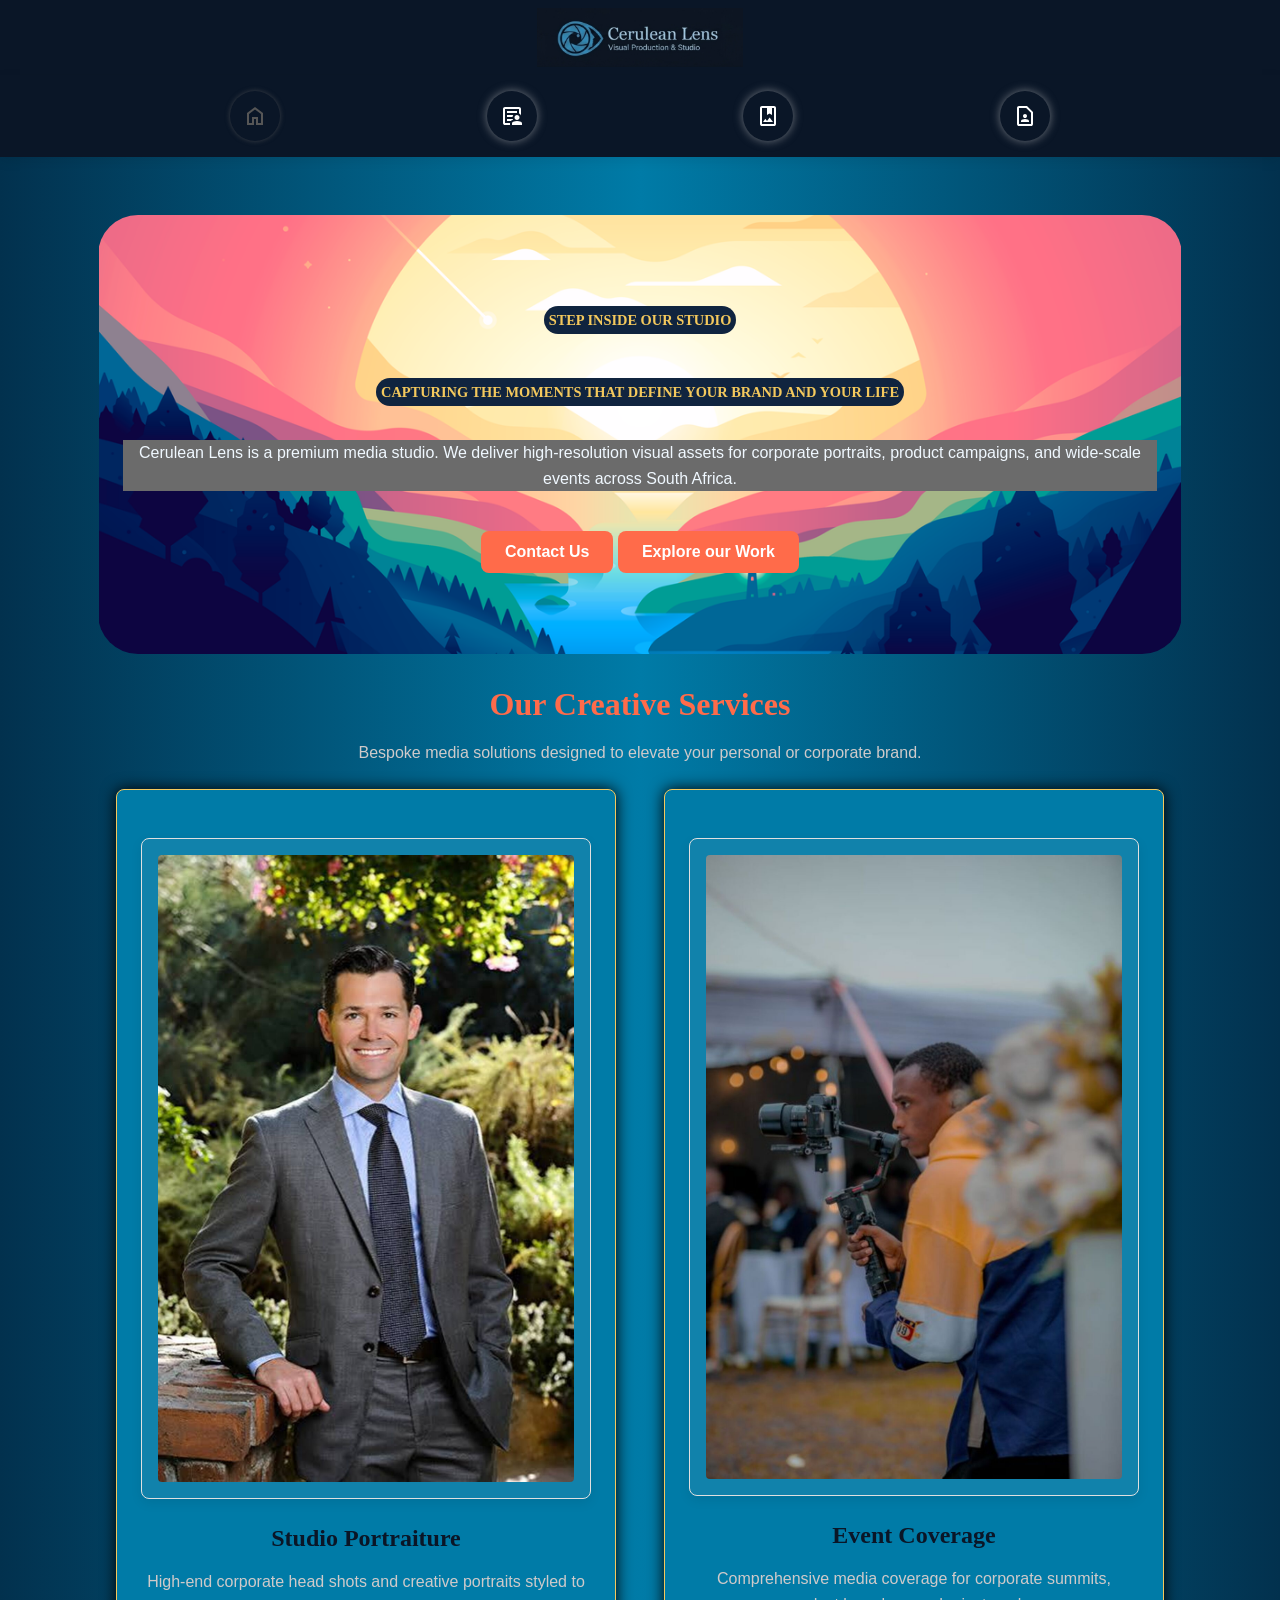
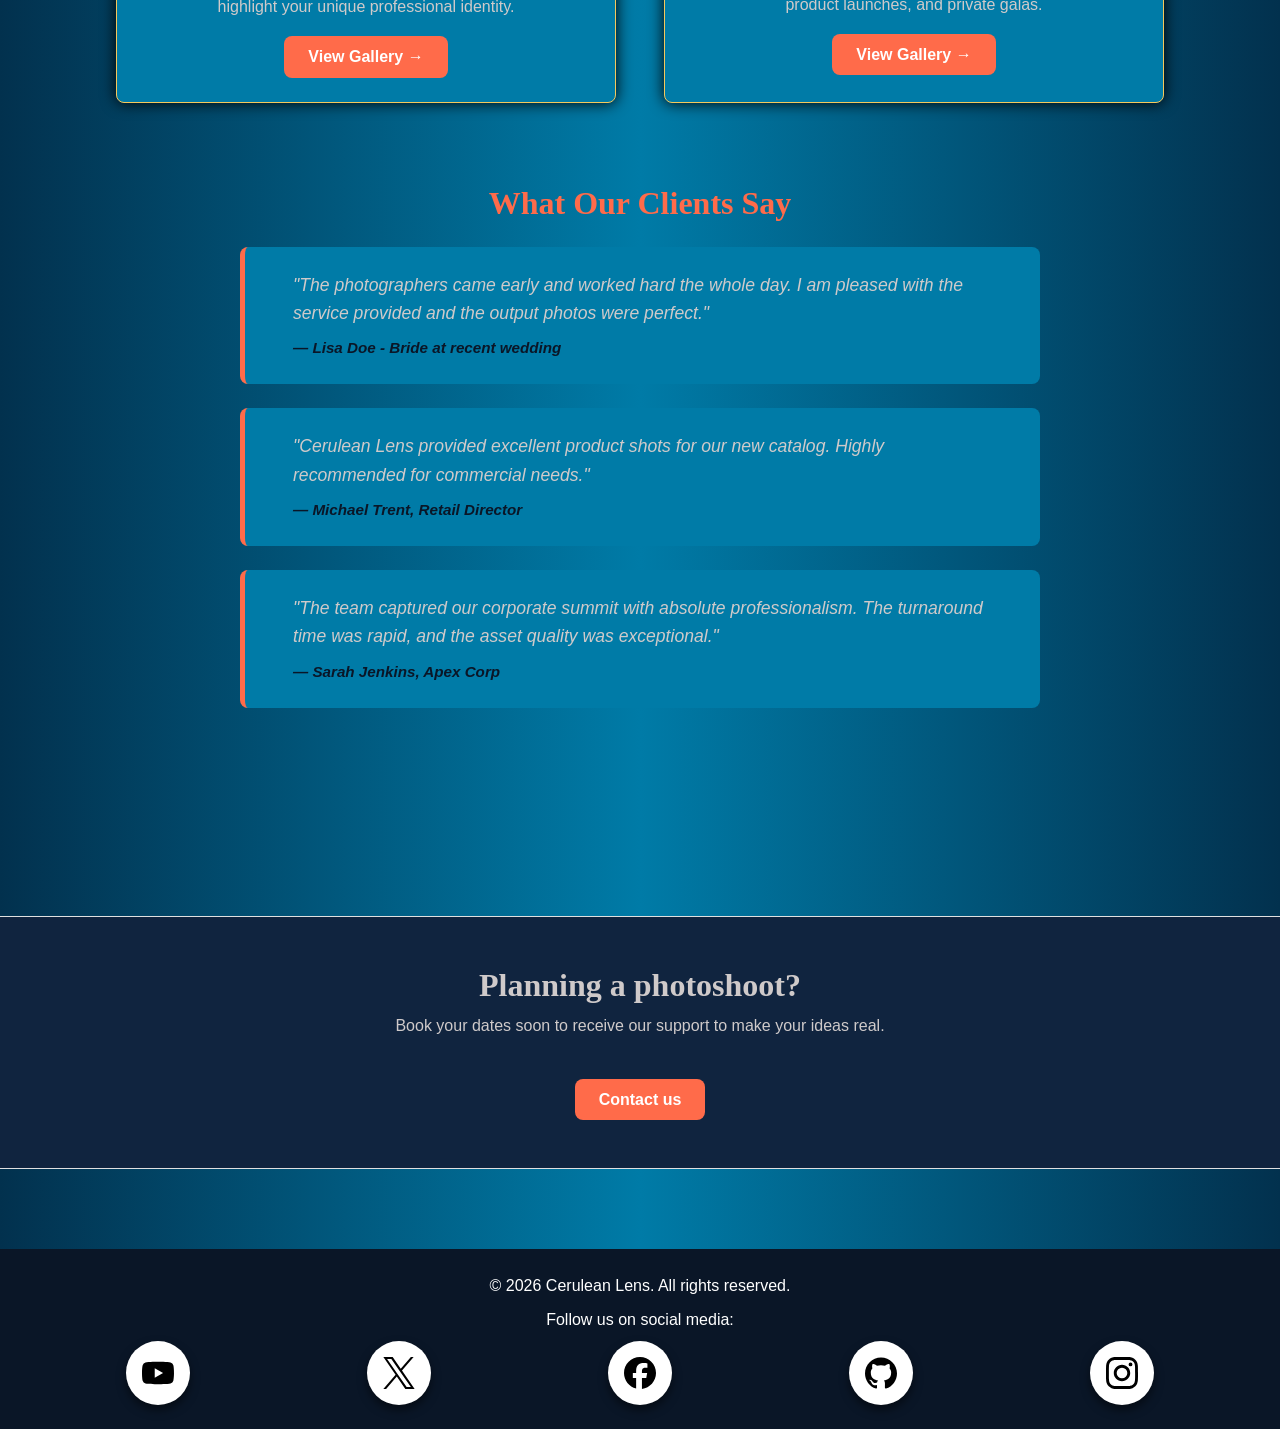
<file: Projects/WPR/WPR181-Portfolio-Project/index.html>
<!doctype html>
<html lang="en">
  <head>
    <meta charset="UTF-8" />
    <meta name="viewport" content="width=device-width, initial-scale=1.0" />
    <title>Portfolio | Home</title>
    <link rel="stylesheet" href="css/style.css" />
  </head>
  <body>
    <header>
      <div id="logo">
        <a href="index.html">
          <img src="assets/images/Cerulean-Lens.png" alt="Cerulean Lens Logo" />
        </a>
      </div>
      <nav>
        <ul class="nav-links">
          <li>
            <a data-nav="Home" href="index.html"  id="active"
              ><svg
                xmlns="http://www.w3.org/2000/svg"
                height="24px"
                viewBox="0 -960 960 960"
                width="24px"
                fill="#e3e3e3"
              >
                <path
                  d="M240-200h120v-240h240v240h120v-360L480-740 240-560v360Zm-80 80v-480l320-240 320 240v480H520v-240h-80v240H160Zm320-350Z"
                />
              </svg>
            </a>
          </li>
          <li>
            <a data-nav="About Us" href="about.html"
              ><svg
                xmlns="http://www.w3.org/2000/svg"
                height="24px"
                viewBox="0 -960 960 960"
                width="24px"
                fill="#e3e3e3"
              >
                <path
                  d="M200-200v-560 179-19 400Zm80-240h221q2-22 10-42t20-38H280v80Zm0 160h157q17-20 39-32.5t46-20.5q-4-6-7-13t-5-14H280v80Zm0-320h400v-80H280v80Zm-80 480q-33 0-56.5-23.5T120-200v-560q0-33 23.5-56.5T200-840h560q33 0 56.5 23.5T840-760v258q-14-26-34-46t-46-33v-179H200v560h202q-1 6-1.5 12t-.5 12v56H200Zm409-229q-29-29-29-71t29-71q29-29 71-29t71 29q29 29 29 71t-29 71q-29 29-71 29t-71-29ZM480-120v-56q0-24 12.5-44.5T528-250q36-15 74.5-22.5T680-280q39 0 77.5 7.5T832-250q23 9 35.5 29.5T880-176v56H480Z"
                />
              </svg>
            </a>
          </li>
          <li>
            <a data-nav="Portfolio" href="portfolio.html"
              ><svg
                xmlns="http://www.w3.org/2000/svg"
                height="24px"
                viewBox="0 -960 960 960"
                width="24px"
                fill="#e3e3e3"
              >
                <path
                  d="M240-80q-33 0-56.5-23.5T160-160v-640q0-33 23.5-56.5T240-880h480q33 0 56.5 23.5T800-800v640q0 33-23.5 56.5T720-80H240Zm0-80h480v-640h-80v280l-100-60-100 60v-280H240v640Zm40-80h400L545-420 440-280l-65-87-95 127Zm-40 80v-640 640Zm200-360 100-60 100 60-100-60-100 60Z"
                />
              </svg>
            </a>
          </li>
          <li>
            <a data-nav="Contact Us" href="contact.html">
              <svg
                xmlns="http://www.w3.org/2000/svg"
                height="24px"
                viewBox="0 -960 960 960"
                width="24px"
                fill="#e3e3e3"
              >
                <path
                  d="M480-400q33 0 56.5-23.5T560-480q0-33-23.5-56.5T480-560q-33 0-56.5 23.5T400-480q0 33 23.5 56.5T480-400ZM320-240h320v-23q0-24-13-44t-36-30q-26-11-53.5-17t-57.5-6q-30 0-57.5 6T369-337q-23 10-36 30t-13 44v23ZM720-80H240q-33 0-56.5-23.5T160-160v-640q0-33 23.5-56.5T240-880h320l240 240v480q0 33-23.5 56.5T720-80Zm0-80v-446L526-800H240v640h480Zm-480 0v-640 640Z"
                />
              </svg>
            </a>
          </li>
        </ul>
      </nav>
    </header>

    <main>
      <section class="hero">
        <div class="hero-inner">
          <h1><span class="welcome-badge">Step Inside Our Studio</span></h1>
          <h1><span>Capturing the Moments That Define Your Brand and your life</span></h1>
          <p class="hero-subtitle">
            Cerulean Lens is a premium media studio. We deliver high-resolution
            visual assets for corporate portraits, product campaigns, and
            wide-scale events across South Africa.
          </p>
          <div class="hero-actions">
            <a href="portfolio.html" class="btn btn-primary">Contact Us</a>
            <a href="portfolio.html" class="btn btn-secondary"
              >Explore our Work</a
            >
          </div>
        </div>
      </section>

      <section class="services-showcase">
        <h2>Our Creative Services</h2>
        <p class="section-subtitle">
          Bespoke media solutions designed to elevate your personal or corporate
          brand.
        </p>

        <div class="services-grid">
          <article class="service-card">
            <figure>
              <img
                src="assets/images/Corporate-Headshot.jpg"
                alt="Professional studio portrait photography"
              />
            </figure>
            <h3>Studio Portraiture</h3>
            <p>
              High-end corporate head shots and creative portraits styled to
              highlight your unique professional identity.
            </p>
            <a href="portfolio.html" class="learn-more btn btn-secondary">View Gallery &rarr;</a>
          </article>

          <article class="service-card">
            <figure>
              <img
                src="assets/images/Event-Coverage.jpg"
                alt="Corporate event photography coverage"
              />
            </figure>
            <h3>Event Coverage</h3>
            <p>
              Comprehensive media coverage for corporate summits, product
              launches, and private galas.
            </p>
            <a href="portfolio.html" class="learn-more btn btn-secondary">View Gallery &rarr;</a>
          </article>
        </div>
      </section>

      <section class="testimonials">
        <h2>What Our Clients Say</h2>

        <div class="testimonials-wrapper">
          <blockquote cite="https://clientbusiness.com">
            <p>
              "The photographers came early and worked hard the whole day. I am pleased with the service provided and the output photos were perfect."
            </p>
            <cite>— Lisa Doe - Bride at recent wedding</cite>
          </blockquote>
        </div>

        <div class="testimonials-wrapper">
          <blockquote cite="https://clientbusiness.com">
            <p>"Cerulean Lens provided excellent product shots for our new catalog. Highly recommended for commercial needs."</p>
      <cite>— Michael Trent, Retail Director</cite>
          </blockquote>
        </div>

        <div class="testimonials-wrapper">
          <blockquote cite="https://clientbusiness.com">
            <p>"The team captured our corporate summit with absolute professionalism. The turnaround time was rapid, and the asset quality was exceptional."</p>
      <cite>— Sarah Jenkins, Apex Corp</cite>
          </blockquote>
        </div>
        
      </section>
    </main>

    <aside class="promo-banner">
      <div class="promo-content">
        <h2>Planning a photoshoot?</h2>
        <p>
          Book your dates soon to receive our support to make your ideas real.
        </p>
      </div>
      <a href="contact.html" class="btn btn-secondary">Contact us</a>
    </aside>

   <footer>
      <p>&copy; 2026 Cerulean Lens. All rights reserved.</p>
      <p>Follow us on social media:</p>
      <div class="social-container">
        <a
          data-social="Youtube"
          href="https://www.youtube.com/watch?v=G4Sn91t1V4g&list=PLjOOOimqrP11G5-fkPctDoQZvFQIuhHIq"
          style="--social-color: red"
          ><svg
            role="img"
            viewBox="0 0 24 24"
            xmlns="http://www.w3.org/2000/svg"
          >
            <title>YouTube</title>
            <path
              d="M23.498 6.186a3.016 3.016 0 0 0-2.122-2.136C19.505 3.545 12 3.545 12 3.545s-7.505 0-9.377.505A3.017 3.017 0 0 0 .502 6.186C0 8.07 0 12 0 12s0 3.93.502 5.814a3.016 3.016 0 0 0 2.122 2.136c1.871.505 9.376.505 9.376.505s7.505 0 9.377-.505a3.015 3.015 0 0 0 2.122-2.136C24 15.93 24 12 24 12s0-3.93-.502-5.814zM9.545 15.568V8.432L15.818 12l-6.273 3.568z"
            />
          </svg>
        </a>
        <a
          data-social="Twitter"
          href="https://x.com/Catsillyness"
          style="--social-color: black"
          ><svg
            role="img"
            viewBox="0 0 24 24"
            xmlns="http://www.w3.org/2000/svg"
          >
            <title>X</title>
            <path
              d="M14.234 10.162 22.977 0h-2.072l-7.591 8.824L7.251 0H.258l9.168 13.343L.258 24H2.33l8.016-9.318L16.749 24h6.993zm-2.837 3.299-.929-1.329L3.076 1.56h3.182l5.965 8.532.929 1.329 7.754 11.09h-3.182z"
            />
          </svg>
        </a>
        <a
          data-social="Facebook"
          href="https://www.facebook.com/groups/33587559491/"
          style="--social-color: skyblue"
          ><svg
            role="img"
            viewBox="0 0 24 24"
            xmlns="http://www.w3.org/2000/svg"
          >
            <title>Facebook</title>
            <path
              d="M9.101 23.691v-7.98H6.627v-3.667h2.474v-1.58c0-4.085 1.848-5.978 5.858-5.978.401 0 .955.042 1.468.103a8.68 8.68 0 0 1 1.141.195v3.325a8.623 8.623 0 0 0-.653-.036 26.805 26.805 0 0 0-.733-.009c-.707 0-1.259.096-1.675.309a1.686 1.686 0 0 0-.679.622c-.258.42-.374.995-.374 1.752v1.297h3.919l-.386 2.103-.287 1.564h-3.246v8.245C19.396 23.238 24 18.179 24 12.044c0-6.627-5.373-12-12-12s-12 5.373-12 12c0 5.628 3.874 10.35 9.101 11.647Z"
            />
          </svg>
        </a>
        <a
          data-social="Github"
          href="https://github.com/Alexander-Kruger/WPR181-Portfolio-Project"
          style="--social-color: purple"
          ><svg
            role="img"
            viewBox="0 0 24 24"
            xmlns="http://www.w3.org/2000/svg"
          >
            <title>GitHub</title>
            <path
              d="M12 .297c-6.63 0-12 5.373-12 12 0 5.303 3.438 9.8 8.205 11.385.6.113.82-.258.82-.577 0-.285-.01-1.04-.015-2.04-3.338.724-4.042-1.61-4.042-1.61C4.422 18.07 3.633 17.7 3.633 17.7c-1.087-.744.084-.729.084-.729 1.205.084 1.838 1.236 1.838 1.236 1.07 1.835 2.809 1.305 3.495.998.108-.776.417-1.305.76-1.605-2.665-.3-5.466-1.332-5.466-5.93 0-1.31.465-2.38 1.235-3.22-.135-.303-.54-1.523.105-3.176 0 0 1.005-.322 3.3 1.23.96-.267 1.98-.399 3-.405 1.02.006 2.04.138 3 .405 2.28-1.552 3.285-1.23 3.285-1.23.645 1.653.24 2.873.12 3.176.765.84 1.23 1.91 1.23 3.22 0 4.61-2.805 5.625-5.475 5.92.42.36.81 1.096.81 2.22 0 1.606-.015 2.896-.015 3.286 0 .315.21.69.825.57C20.565 22.092 24 17.592 24 12.297c0-6.627-5.373-12-12-12"
            />
          </svg>
        </a>
        <a
          data-social="Instagram"
          href="https://www.instagram.com/cats_of_instagram/?hl=en"
          style="--social-color: pink"
          ><svg
            role="img"
            viewBox="0 0 24 24"
            xmlns="http://www.w3.org/2000/svg"
          >
            <title>Instagram</title>
            <path
              d="M7.0301.084c-1.2768.0602-2.1487.264-2.911.5634-.7888.3075-1.4575.72-2.1228 1.3877-.6652.6677-1.075 1.3368-1.3802 2.127-.2954.7638-.4956 1.6365-.552 2.914-.0564 1.2775-.0689 1.6882-.0626 4.947.0062 3.2586.0206 3.6671.0825 4.9473.061 1.2765.264 2.1482.5635 2.9107.308.7889.72 1.4573 1.388 2.1228.6679.6655 1.3365 1.0743 2.1285 1.38.7632.295 1.6361.4961 2.9134.552 1.2773.056 1.6884.069 4.9462.0627 3.2578-.0062 3.668-.0207 4.9478-.0814 1.28-.0607 2.147-.2652 2.9098-.5633.7889-.3086 1.4578-.72 2.1228-1.3881.665-.6682 1.0745-1.3378 1.3795-2.1284.2957-.7632.4966-1.636.552-2.9124.056-1.2809.0692-1.6898.063-4.948-.0063-3.2583-.021-3.6668-.0817-4.9465-.0607-1.2797-.264-2.1487-.5633-2.9117-.3084-.7889-.72-1.4568-1.3876-2.1228C21.2982 1.33 20.628.9208 19.8378.6165 19.074.321 18.2017.1197 16.9244.0645 15.6471.0093 15.236-.005 11.977.0014 8.718.0076 8.31.0215 7.0301.0839m.1402 21.6932c-1.17-.0509-1.8053-.2453-2.2287-.408-.5606-.216-.96-.4771-1.3819-.895-.422-.4178-.6811-.8186-.9-1.378-.1644-.4234-.3624-1.058-.4171-2.228-.0595-1.2645-.072-1.6442-.079-4.848-.007-3.2037.0053-3.583.0607-4.848.05-1.169.2456-1.805.408-2.2282.216-.5613.4762-.96.895-1.3816.4188-.4217.8184-.6814 1.3783-.9003.423-.1651 1.0575-.3614 2.227-.4171 1.2655-.06 1.6447-.072 4.848-.079 3.2033-.007 3.5835.005 4.8495.0608 1.169.0508 1.8053.2445 2.228.408.5608.216.96.4754 1.3816.895.4217.4194.6816.8176.9005 1.3787.1653.4217.3617 1.056.4169 2.2263.0602 1.2655.0739 1.645.0796 4.848.0058 3.203-.0055 3.5834-.061 4.848-.051 1.17-.245 1.8055-.408 2.2294-.216.5604-.4763.96-.8954 1.3814-.419.4215-.8181.6811-1.3783.9-.4224.1649-1.0577.3617-2.2262.4174-1.2656.0595-1.6448.072-4.8493.079-3.2045.007-3.5825-.006-4.848-.0608M16.953 5.5864A1.44 1.44 0 1 0 18.39 4.144a1.44 1.44 0 0 0-1.437 1.4424M5.8385 12.012c.0067 3.4032 2.7706 6.1557 6.173 6.1493 3.4026-.0065 6.157-2.7701 6.1506-6.1733-.0065-3.4032-2.771-6.1565-6.174-6.1498-3.403.0067-6.156 2.771-6.1496 6.1738M8 12.0077a4 4 0 1 1 4.008 3.9921A3.9996 3.9996 0 0 1 8 12.0077"
            />
          </svg>
        </a>
      </div>
    </footer>
  </body>
</html>
</file>
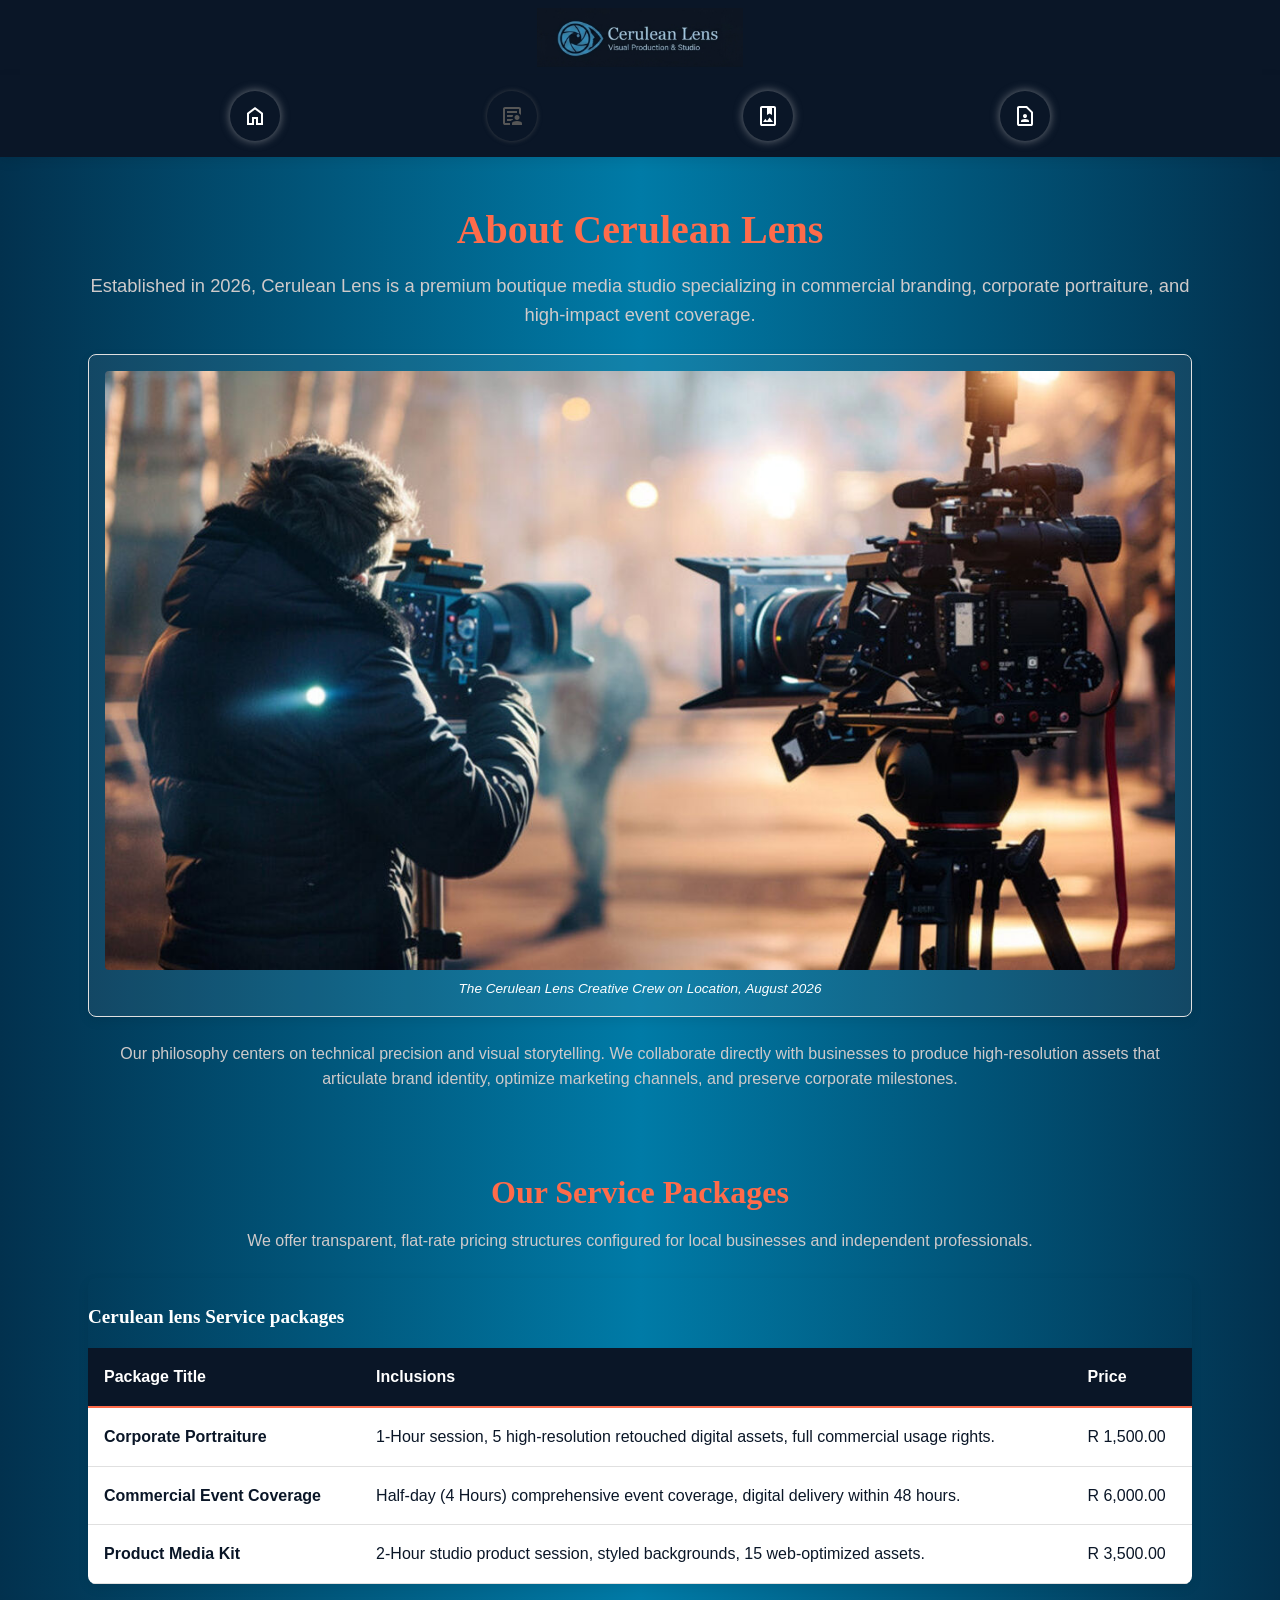
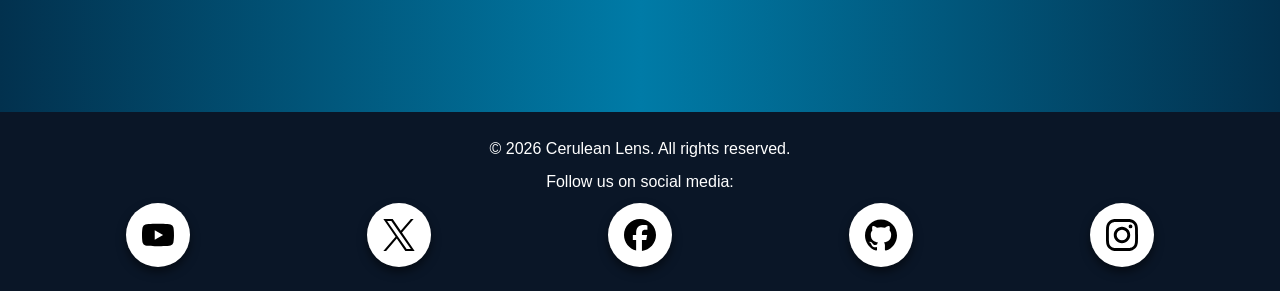
<file: Projects/WPR/WPR181-Portfolio-Project/about.html>
<!doctype html>
<html lang="en">
  <head>
    <meta charset="UTF-8" />
    <meta name="viewport" content="width=device-width, initial-scale=1.0" />
    <title>Portfolio | About</title>
    <link rel="stylesheet" href="css/style.css" />
  </head>
  <body>
   <header>
      <div id="logo">
        <a href="index.html">
          <img src="assets/images/Cerulean-Lens.png" alt="Cerulean Lens Logo" />
        </a>
      </div>
      <nav>
        <ul class="nav-links">
          <li>
            <a data-nav="Home" href="index.html"
              ><svg
                xmlns="http://www.w3.org/2000/svg"
                height="24px"
                viewBox="0 -960 960 960"
                width="24px"
                fill="#e3e3e3"
              >
                <path
                  d="M240-200h120v-240h240v240h120v-360L480-740 240-560v360Zm-80 80v-480l320-240 320 240v480H520v-240h-80v240H160Zm320-350Z"
                />
              </svg>
            </a>
          </li>
          <li>
            <a data-nav="About Us" href="about.html" id="active"
              ><svg
                xmlns="http://www.w3.org/2000/svg"
                height="24px"
                viewBox="0 -960 960 960"
                width="24px"
                fill="#e3e3e3"
              >
                <path
                  d="M200-200v-560 179-19 400Zm80-240h221q2-22 10-42t20-38H280v80Zm0 160h157q17-20 39-32.5t46-20.5q-4-6-7-13t-5-14H280v80Zm0-320h400v-80H280v80Zm-80 480q-33 0-56.5-23.5T120-200v-560q0-33 23.5-56.5T200-840h560q33 0 56.5 23.5T840-760v258q-14-26-34-46t-46-33v-179H200v560h202q-1 6-1.5 12t-.5 12v56H200Zm409-229q-29-29-29-71t29-71q29-29 71-29t71 29q29 29 29 71t-29 71q-29 29-71 29t-71-29ZM480-120v-56q0-24 12.5-44.5T528-250q36-15 74.5-22.5T680-280q39 0 77.5 7.5T832-250q23 9 35.5 29.5T880-176v56H480Z"
                />
              </svg>
            </a>
          </li>
          <li>
            <a data-nav="Portfolio" href="portfolio.html"
              ><svg
                xmlns="http://www.w3.org/2000/svg"
                height="24px"
                viewBox="0 -960 960 960"
                width="24px"
                fill="#e3e3e3"
              >
                <path
                  d="M240-80q-33 0-56.5-23.5T160-160v-640q0-33 23.5-56.5T240-880h480q33 0 56.5 23.5T800-800v640q0 33-23.5 56.5T720-80H240Zm0-80h480v-640h-80v280l-100-60-100 60v-280H240v640Zm40-80h400L545-420 440-280l-65-87-95 127Zm-40 80v-640 640Zm200-360 100-60 100 60-100-60-100 60Z"
                />
              </svg>
            </a>
          </li>
          <li>
            <a data-nav="Contact Us" href="contact.html">
              <svg
                xmlns="http://www.w3.org/2000/svg"
                height="24px"
                viewBox="0 -960 960 960"
                width="24px"
                fill="#e3e3e3"
              >
                <path
                  d="M480-400q33 0 56.5-23.5T560-480q0-33-23.5-56.5T480-560q-33 0-56.5 23.5T400-480q0 33 23.5 56.5T480-400ZM320-240h320v-23q0-24-13-44t-36-30q-26-11-53.5-17t-57.5-6q-30 0-57.5 6T369-337q-23 10-36 30t-13 44v23ZM720-80H240q-33 0-56.5-23.5T160-160v-640q0-33 23.5-56.5T240-880h320l240 240v480q0 33-23.5 56.5T720-80Zm0-80v-446L526-800H240v640h480Zm-480 0v-640 640Z"
                />
              </svg>
            </a>
          </li>
        </ul>
      </nav>
    </header>

    <main>
      <!-- Section 1: Company Profile Narrative -->
      <section class="about-profile">
        <h1>About Cerulean Lens</h1>
        <p class="lead">
          Established in 2026, Cerulean Lens is a premium boutique media studio
          specializing in commercial branding, corporate portraiture, and
          high-impact event coverage.
        </p>

        <figure>
          <img
            src="assets/images/Studio-Team.jpg"
            alt="The Cerulean Lens production crew on location"
          />
          <figcaption>
            The Cerulean Lens Creative Crew on Location, August 2026
          </figcaption>
        </figure>

        <p>
          Our philosophy centers on technical precision and visual storytelling.
          We collaborate directly with businesses to produce high-resolution
          assets that articulate brand identity, optimize marketing channels,
          and preserve corporate milestones.
        </p>
      </section>

      <!-- Section 2: Pricing Matrix -->
      <section class="pricing-matrix">
        <h2>Our Service Packages</h2>
        <p>
          We offer transparent, flat-rate pricing structures configured for
          local businesses and independent professionals.
        </p>

         <div class="table-responsive">
           <table>
          <caption>Cerulean lens Service packages
        
          </caption>
          <thead>
            <tr>
              <th scope = "col">Package Title</th>
              <th scope = "col">Inclusions</th>
              <th scope = "col">Price</th>
            </tr>
          </thead>
          <tbody>
            <tr>
              <td><strong>Corporate Portraiture</strong></td>
              <td>
                1-Hour session, 5 high-resolution retouched digital assets, full
                commercial usage rights.
              </td>
              <td>R 1,500.00</td>
            </tr>
            <tr>
              <td><strong>Commercial Event Coverage</strong></td>
              <td>
                Half-day (4 Hours) comprehensive event coverage, digital
                delivery within 48 hours.
              </td>
              <td>R 6,000.00</td>
            </tr>
            <tr>
              <td><strong>Product Media Kit</strong></td>
              <td>
                2-Hour studio product session, styled backgrounds, 15
                web-optimized assets.
              </td>
              <td>R 3,500.00</td>
            </tr>
          </tbody>
        </table>

        </div>

       
      </section>
    </main>

<footer>
      <p>&copy; 2026 Cerulean Lens. All rights reserved.</p>
      <p>Follow us on social media:</p>
      <div class="social-container">
        <a
          data-social="Youtube"
          href="https://www.youtube.com/watch?v=G4Sn91t1V4g&list=PLjOOOimqrP11G5-fkPctDoQZvFQIuhHIq"
          style="--social-color: red"
          ><svg
            role="img"
            viewBox="0 0 24 24"
            xmlns="http://www.w3.org/2000/svg"
          >
            <title>YouTube</title>
            <path
              d="M23.498 6.186a3.016 3.016 0 0 0-2.122-2.136C19.505 3.545 12 3.545 12 3.545s-7.505 0-9.377.505A3.017 3.017 0 0 0 .502 6.186C0 8.07 0 12 0 12s0 3.93.502 5.814a3.016 3.016 0 0 0 2.122 2.136c1.871.505 9.376.505 9.376.505s7.505 0 9.377-.505a3.015 3.015 0 0 0 2.122-2.136C24 15.93 24 12 24 12s0-3.93-.502-5.814zM9.545 15.568V8.432L15.818 12l-6.273 3.568z"
            />
          </svg>
        </a>
        <a
          data-social="Twitter"
          href="https://x.com/Catsillyness"
          style="--social-color: black"
          ><svg
            role="img"
            viewBox="0 0 24 24"
            xmlns="http://www.w3.org/2000/svg"
          >
            <title>X</title>
            <path
              d="M14.234 10.162 22.977 0h-2.072l-7.591 8.824L7.251 0H.258l9.168 13.343L.258 24H2.33l8.016-9.318L16.749 24h6.993zm-2.837 3.299-.929-1.329L3.076 1.56h3.182l5.965 8.532.929 1.329 7.754 11.09h-3.182z"
            />
          </svg>
        </a>
        <a
          data-social="Facebook"
          href="https://www.facebook.com/groups/33587559491/"
          style="--social-color: skyblue"
          ><svg
            role="img"
            viewBox="0 0 24 24"
            xmlns="http://www.w3.org/2000/svg"
          >
            <title>Facebook</title>
            <path
              d="M9.101 23.691v-7.98H6.627v-3.667h2.474v-1.58c0-4.085 1.848-5.978 5.858-5.978.401 0 .955.042 1.468.103a8.68 8.68 0 0 1 1.141.195v3.325a8.623 8.623 0 0 0-.653-.036 26.805 26.805 0 0 0-.733-.009c-.707 0-1.259.096-1.675.309a1.686 1.686 0 0 0-.679.622c-.258.42-.374.995-.374 1.752v1.297h3.919l-.386 2.103-.287 1.564h-3.246v8.245C19.396 23.238 24 18.179 24 12.044c0-6.627-5.373-12-12-12s-12 5.373-12 12c0 5.628 3.874 10.35 9.101 11.647Z"
            />
          </svg>
        </a>
        <a
          data-social="Github"
          href="https://github.com/Alexander-Kruger/WPR181-Portfolio-Project"
          style="--social-color: purple"
          ><svg
            role="img"
            viewBox="0 0 24 24"
            xmlns="http://www.w3.org/2000/svg"
          >
            <title>GitHub</title>
            <path
              d="M12 .297c-6.63 0-12 5.373-12 12 0 5.303 3.438 9.8 8.205 11.385.6.113.82-.258.82-.577 0-.285-.01-1.04-.015-2.04-3.338.724-4.042-1.61-4.042-1.61C4.422 18.07 3.633 17.7 3.633 17.7c-1.087-.744.084-.729.084-.729 1.205.084 1.838 1.236 1.838 1.236 1.07 1.835 2.809 1.305 3.495.998.108-.776.417-1.305.76-1.605-2.665-.3-5.466-1.332-5.466-5.93 0-1.31.465-2.38 1.235-3.22-.135-.303-.54-1.523.105-3.176 0 0 1.005-.322 3.3 1.23.96-.267 1.98-.399 3-.405 1.02.006 2.04.138 3 .405 2.28-1.552 3.285-1.23 3.285-1.23.645 1.653.24 2.873.12 3.176.765.84 1.23 1.91 1.23 3.22 0 4.61-2.805 5.625-5.475 5.92.42.36.81 1.096.81 2.22 0 1.606-.015 2.896-.015 3.286 0 .315.21.69.825.57C20.565 22.092 24 17.592 24 12.297c0-6.627-5.373-12-12-12"
            />
          </svg>
        </a>
        <a
          data-social="Instagram"
          href="https://www.instagram.com/cats_of_instagram/?hl=en"
          style="--social-color: pink"
          ><svg
            role="img"
            viewBox="0 0 24 24"
            xmlns="http://www.w3.org/2000/svg"
          >
            <title>Instagram</title>
            <path
              d="M7.0301.084c-1.2768.0602-2.1487.264-2.911.5634-.7888.3075-1.4575.72-2.1228 1.3877-.6652.6677-1.075 1.3368-1.3802 2.127-.2954.7638-.4956 1.6365-.552 2.914-.0564 1.2775-.0689 1.6882-.0626 4.947.0062 3.2586.0206 3.6671.0825 4.9473.061 1.2765.264 2.1482.5635 2.9107.308.7889.72 1.4573 1.388 2.1228.6679.6655 1.3365 1.0743 2.1285 1.38.7632.295 1.6361.4961 2.9134.552 1.2773.056 1.6884.069 4.9462.0627 3.2578-.0062 3.668-.0207 4.9478-.0814 1.28-.0607 2.147-.2652 2.9098-.5633.7889-.3086 1.4578-.72 2.1228-1.3881.665-.6682 1.0745-1.3378 1.3795-2.1284.2957-.7632.4966-1.636.552-2.9124.056-1.2809.0692-1.6898.063-4.948-.0063-3.2583-.021-3.6668-.0817-4.9465-.0607-1.2797-.264-2.1487-.5633-2.9117-.3084-.7889-.72-1.4568-1.3876-2.1228C21.2982 1.33 20.628.9208 19.8378.6165 19.074.321 18.2017.1197 16.9244.0645 15.6471.0093 15.236-.005 11.977.0014 8.718.0076 8.31.0215 7.0301.0839m.1402 21.6932c-1.17-.0509-1.8053-.2453-2.2287-.408-.5606-.216-.96-.4771-1.3819-.895-.422-.4178-.6811-.8186-.9-1.378-.1644-.4234-.3624-1.058-.4171-2.228-.0595-1.2645-.072-1.6442-.079-4.848-.007-3.2037.0053-3.583.0607-4.848.05-1.169.2456-1.805.408-2.2282.216-.5613.4762-.96.895-1.3816.4188-.4217.8184-.6814 1.3783-.9003.423-.1651 1.0575-.3614 2.227-.4171 1.2655-.06 1.6447-.072 4.848-.079 3.2033-.007 3.5835.005 4.8495.0608 1.169.0508 1.8053.2445 2.228.408.5608.216.96.4754 1.3816.895.4217.4194.6816.8176.9005 1.3787.1653.4217.3617 1.056.4169 2.2263.0602 1.2655.0739 1.645.0796 4.848.0058 3.203-.0055 3.5834-.061 4.848-.051 1.17-.245 1.8055-.408 2.2294-.216.5604-.4763.96-.8954 1.3814-.419.4215-.8181.6811-1.3783.9-.4224.1649-1.0577.3617-2.2262.4174-1.2656.0595-1.6448.072-4.8493.079-3.2045.007-3.5825-.006-4.848-.0608M16.953 5.5864A1.44 1.44 0 1 0 18.39 4.144a1.44 1.44 0 0 0-1.437 1.4424M5.8385 12.012c.0067 3.4032 2.7706 6.1557 6.173 6.1493 3.4026-.0065 6.157-2.7701 6.1506-6.1733-.0065-3.4032-2.771-6.1565-6.174-6.1498-3.403.0067-6.156 2.771-6.1496 6.1738M8 12.0077a4 4 0 1 1 4.008 3.9921A3.9996 3.9996 0 0 1 8 12.0077"
            />
          </svg>
        </a>
      </div>
    </footer>
  </body>
</html>
</file>
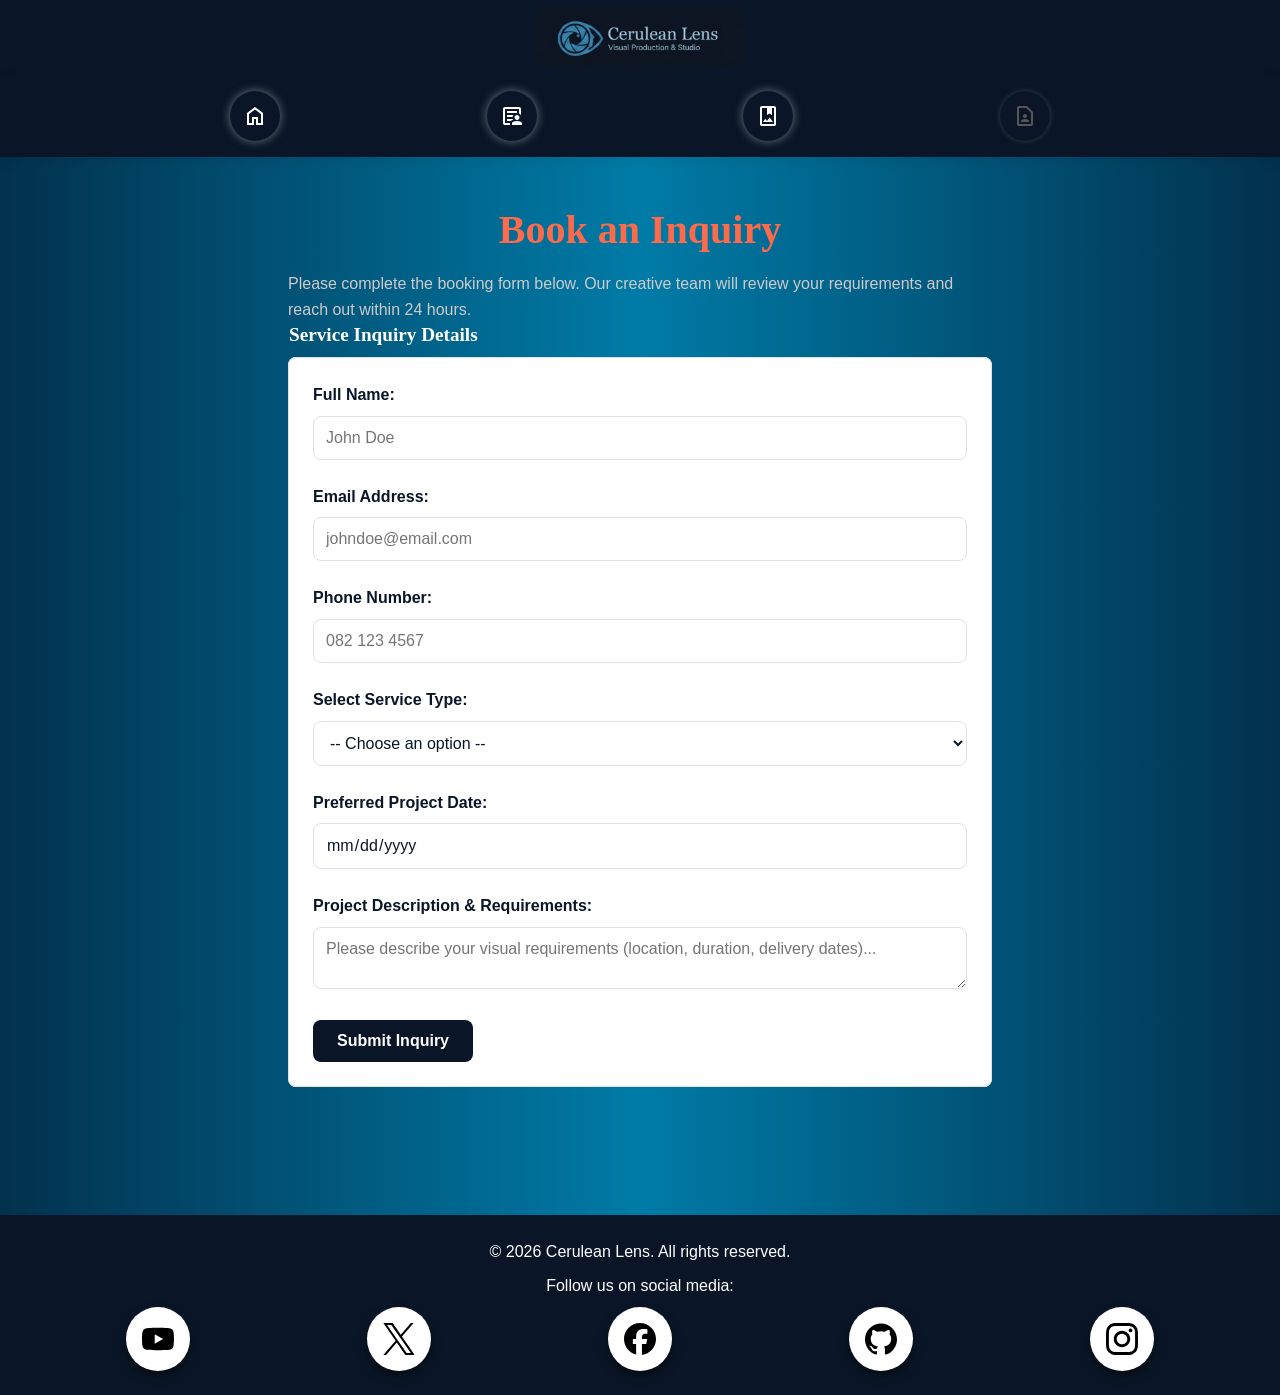
<file: Projects/WPR/WPR181-Portfolio-Project/contact.html>
<!doctype html>
<html lang="en">
  <head>
    <meta charset="UTF-8" />
    <meta name="viewport" content="width=device-width, initial-scale=1.0" />
    <title>Portfolio | Contact</title>
    <link rel="stylesheet" href="css/style.css" />
  </head>
  <body>
   <header>
      <div id="logo">
        <a href="index.html">
          <img src="assets/images/Cerulean-Lens.png" alt="Cerulean Lens Logo" />
        </a>
      </div>
      <nav>
        <ul class="nav-links">
          <li>
            <a data-nav="Home" href="index.html"
              ><svg
                xmlns="http://www.w3.org/2000/svg"
                height="24px"
                viewBox="0 -960 960 960"
                width="24px"
                fill="#e3e3e3"
              >
                <path
                  d="M240-200h120v-240h240v240h120v-360L480-740 240-560v360Zm-80 80v-480l320-240 320 240v480H520v-240h-80v240H160Zm320-350Z"
                />
              </svg>
            </a>
          </li>
          <li>
            <a data-nav="About Us" href="about.html"
              ><svg
                xmlns="http://www.w3.org/2000/svg"
                height="24px"
                viewBox="0 -960 960 960"
                width="24px"
                fill="#e3e3e3"
              >
                <path
                  d="M200-200v-560 179-19 400Zm80-240h221q2-22 10-42t20-38H280v80Zm0 160h157q17-20 39-32.5t46-20.5q-4-6-7-13t-5-14H280v80Zm0-320h400v-80H280v80Zm-80 480q-33 0-56.5-23.5T120-200v-560q0-33 23.5-56.5T200-840h560q33 0 56.5 23.5T840-760v258q-14-26-34-46t-46-33v-179H200v560h202q-1 6-1.5 12t-.5 12v56H200Zm409-229q-29-29-29-71t29-71q29-29 71-29t71 29q29 29 29 71t-29 71q-29 29-71 29t-71-29ZM480-120v-56q0-24 12.5-44.5T528-250q36-15 74.5-22.5T680-280q39 0 77.5 7.5T832-250q23 9 35.5 29.5T880-176v56H480Z"
                />
              </svg>
            </a>
          </li>
          <li>
            <a data-nav="Portfolio" href="portfolio.html"
              ><svg
                xmlns="http://www.w3.org/2000/svg"
                height="24px"
                viewBox="0 -960 960 960"
                width="24px"
                fill="#e3e3e3"
              >
                <path
                  d="M240-80q-33 0-56.5-23.5T160-160v-640q0-33 23.5-56.5T240-880h480q33 0 56.5 23.5T800-800v640q0 33-23.5 56.5T720-80H240Zm0-80h480v-640h-80v280l-100-60-100 60v-280H240v640Zm40-80h400L545-420 440-280l-65-87-95 127Zm-40 80v-640 640Zm200-360 100-60 100 60-100-60-100 60Z"
                />
              </svg>
            </a>
          </li>
          <li>
            <a data-nav="Contact Us" href="contact.html"  id="active">
              <svg
                xmlns="http://www.w3.org/2000/svg"
                height="24px"
                viewBox="0 -960 960 960"
                width="24px"
                fill="#e3e3e3"
              >
                <path
                  d="M480-400q33 0 56.5-23.5T560-480q0-33-23.5-56.5T480-560q-33 0-56.5 23.5T400-480q0 33 23.5 56.5T480-400ZM320-240h320v-23q0-24-13-44t-36-30q-26-11-53.5-17t-57.5-6q-30 0-57.5 6T369-337q-23 10-36 30t-13 44v23ZM720-80H240q-33 0-56.5-23.5T160-160v-640q0-33 23.5-56.5T240-880h320l240 240v480q0 33-23.5 56.5T720-80Zm0-80v-446L526-800H240v640h480Zm-480 0v-640 640Z"
                />
              </svg>
            </a>
          </li>
        </ul>
      </nav>
    </header>
    <main class="contact-container">
      <section class="form-header">
        <h1>Book an Inquiry</h1>
        <p class="section-subtitle">
          Please complete the booking form below. Our creative team will review
          your requirements and reach out within 24 hours.
        </p>
      </section>

      <!-- Semantic Form Wrapper  -->
      <form action="#" method="POST" class="booking-form">
        <fieldset>
          <legend>Service Inquiry Details</legend>

          <div class="form-group">
            <label for="full-name">Full Name:</label>
            <input
              type="text"
              id="full-name"
              name="full-name"
              rows="6"
              required
              placeholder="John Doe"
            />
          </div>

          <div class="form-group">
            <label for="email">Email Address:</label>
            <input
              type="email"
              id="email"
              name="email"
              required
              placeholder="johndoe@email.com"
            />
        
          </div>
<div class="form-group">
  <label for="phone">Phone Number:</label>

  <input
    type="tel"
    id="phone"
    name="phone"
    placeholder="082 123 4567"
  />
</div>
          <div class="form-group">
            <label for="service-type">Select Service Type:</label>
            <select id="service-type" name="service-type" required>
              <option value="">-- Choose an option --</option>
              <option value="corporate">Corporate Head shots</option>
              <option value="event">Event Coverage</option>
              <option value="product">Product Photography</option>
               <option value="video">Product Videography</option>
            </select>
          </div>

          <div class="form-group">
            <label for="booking-date">Preferred Project Date:</label>
            <input type="date" id="booking-date" name="booking-date" required />
          </div>

          <div class="form-group">
            <label for="message">Project Description & Requirements:</label>
            <textarea
              id="message"
              name="message"
              required
              placeholder="Please describe your visual requirements (location, duration, delivery dates)..."
            ></textarea>
          </div>

          <!-- Submit Button component -->
          <button type="submit" class="btn btn-primary">Submit Inquiry</button>
        </fieldset>
      </form>
    </main>

 <footer>
      <p>&copy; 2026 Cerulean Lens. All rights reserved.</p>
      <p>Follow us on social media:</p>
      <div class="social-container">
        <a
          data-social="Youtube"
          href="https://www.youtube.com/watch?v=G4Sn91t1V4g&list=PLjOOOimqrP11G5-fkPctDoQZvFQIuhHIq"
          style="--social-color: red"
          ><svg
            role="img"
            viewBox="0 0 24 24"
            xmlns="http://www.w3.org/2000/svg"
          >
            <title>YouTube</title>
            <path
              d="M23.498 6.186a3.016 3.016 0 0 0-2.122-2.136C19.505 3.545 12 3.545 12 3.545s-7.505 0-9.377.505A3.017 3.017 0 0 0 .502 6.186C0 8.07 0 12 0 12s0 3.93.502 5.814a3.016 3.016 0 0 0 2.122 2.136c1.871.505 9.376.505 9.376.505s7.505 0 9.377-.505a3.015 3.015 0 0 0 2.122-2.136C24 15.93 24 12 24 12s0-3.93-.502-5.814zM9.545 15.568V8.432L15.818 12l-6.273 3.568z"
            />
          </svg>
        </a>
        <a
          data-social="Twitter"
          href="https://x.com/Catsillyness"
          style="--social-color: black"
          ><svg
            role="img"
            viewBox="0 0 24 24"
            xmlns="http://www.w3.org/2000/svg"
          >
            <title>X</title>
            <path
              d="M14.234 10.162 22.977 0h-2.072l-7.591 8.824L7.251 0H.258l9.168 13.343L.258 24H2.33l8.016-9.318L16.749 24h6.993zm-2.837 3.299-.929-1.329L3.076 1.56h3.182l5.965 8.532.929 1.329 7.754 11.09h-3.182z"
            />
          </svg>
        </a>
        <a
          data-social="Facebook"
          href="https://www.facebook.com/groups/33587559491/"
          style="--social-color: skyblue"
          ><svg
            role="img"
            viewBox="0 0 24 24"
            xmlns="http://www.w3.org/2000/svg"
          >
            <title>Facebook</title>
            <path
              d="M9.101 23.691v-7.98H6.627v-3.667h2.474v-1.58c0-4.085 1.848-5.978 5.858-5.978.401 0 .955.042 1.468.103a8.68 8.68 0 0 1 1.141.195v3.325a8.623 8.623 0 0 0-.653-.036 26.805 26.805 0 0 0-.733-.009c-.707 0-1.259.096-1.675.309a1.686 1.686 0 0 0-.679.622c-.258.42-.374.995-.374 1.752v1.297h3.919l-.386 2.103-.287 1.564h-3.246v8.245C19.396 23.238 24 18.179 24 12.044c0-6.627-5.373-12-12-12s-12 5.373-12 12c0 5.628 3.874 10.35 9.101 11.647Z"
            />
          </svg>
        </a>
        <a
          data-social="Github"
          href="https://github.com/Alexander-Kruger/WPR181-Portfolio-Project"
          style="--social-color: purple"
          ><svg
            role="img"
            viewBox="0 0 24 24"
            xmlns="http://www.w3.org/2000/svg"
          >
            <title>GitHub</title>
            <path
              d="M12 .297c-6.63 0-12 5.373-12 12 0 5.303 3.438 9.8 8.205 11.385.6.113.82-.258.82-.577 0-.285-.01-1.04-.015-2.04-3.338.724-4.042-1.61-4.042-1.61C4.422 18.07 3.633 17.7 3.633 17.7c-1.087-.744.084-.729.084-.729 1.205.084 1.838 1.236 1.838 1.236 1.07 1.835 2.809 1.305 3.495.998.108-.776.417-1.305.76-1.605-2.665-.3-5.466-1.332-5.466-5.93 0-1.31.465-2.38 1.235-3.22-.135-.303-.54-1.523.105-3.176 0 0 1.005-.322 3.3 1.23.96-.267 1.98-.399 3-.405 1.02.006 2.04.138 3 .405 2.28-1.552 3.285-1.23 3.285-1.23.645 1.653.24 2.873.12 3.176.765.84 1.23 1.91 1.23 3.22 0 4.61-2.805 5.625-5.475 5.92.42.36.81 1.096.81 2.22 0 1.606-.015 2.896-.015 3.286 0 .315.21.69.825.57C20.565 22.092 24 17.592 24 12.297c0-6.627-5.373-12-12-12"
            />
          </svg>
        </a>
        <a
          data-social="Instagram"
          href="https://www.instagram.com/cats_of_instagram/?hl=en"
          style="--social-color: pink"
          ><svg
            role="img"
            viewBox="0 0 24 24"
            xmlns="http://www.w3.org/2000/svg"
          >
            <title>Instagram</title>
            <path
              d="M7.0301.084c-1.2768.0602-2.1487.264-2.911.5634-.7888.3075-1.4575.72-2.1228 1.3877-.6652.6677-1.075 1.3368-1.3802 2.127-.2954.7638-.4956 1.6365-.552 2.914-.0564 1.2775-.0689 1.6882-.0626 4.947.0062 3.2586.0206 3.6671.0825 4.9473.061 1.2765.264 2.1482.5635 2.9107.308.7889.72 1.4573 1.388 2.1228.6679.6655 1.3365 1.0743 2.1285 1.38.7632.295 1.6361.4961 2.9134.552 1.2773.056 1.6884.069 4.9462.0627 3.2578-.0062 3.668-.0207 4.9478-.0814 1.28-.0607 2.147-.2652 2.9098-.5633.7889-.3086 1.4578-.72 2.1228-1.3881.665-.6682 1.0745-1.3378 1.3795-2.1284.2957-.7632.4966-1.636.552-2.9124.056-1.2809.0692-1.6898.063-4.948-.0063-3.2583-.021-3.6668-.0817-4.9465-.0607-1.2797-.264-2.1487-.5633-2.9117-.3084-.7889-.72-1.4568-1.3876-2.1228C21.2982 1.33 20.628.9208 19.8378.6165 19.074.321 18.2017.1197 16.9244.0645 15.6471.0093 15.236-.005 11.977.0014 8.718.0076 8.31.0215 7.0301.0839m.1402 21.6932c-1.17-.0509-1.8053-.2453-2.2287-.408-.5606-.216-.96-.4771-1.3819-.895-.422-.4178-.6811-.8186-.9-1.378-.1644-.4234-.3624-1.058-.4171-2.228-.0595-1.2645-.072-1.6442-.079-4.848-.007-3.2037.0053-3.583.0607-4.848.05-1.169.2456-1.805.408-2.2282.216-.5613.4762-.96.895-1.3816.4188-.4217.8184-.6814 1.3783-.9003.423-.1651 1.0575-.3614 2.227-.4171 1.2655-.06 1.6447-.072 4.848-.079 3.2033-.007 3.5835.005 4.8495.0608 1.169.0508 1.8053.2445 2.228.408.5608.216.96.4754 1.3816.895.4217.4194.6816.8176.9005 1.3787.1653.4217.3617 1.056.4169 2.2263.0602 1.2655.0739 1.645.0796 4.848.0058 3.203-.0055 3.5834-.061 4.848-.051 1.17-.245 1.8055-.408 2.2294-.216.5604-.4763.96-.8954 1.3814-.419.4215-.8181.6811-1.3783.9-.4224.1649-1.0577.3617-2.2262.4174-1.2656.0595-1.6448.072-4.8493.079-3.2045.007-3.5825-.006-4.848-.0608M16.953 5.5864A1.44 1.44 0 1 0 18.39 4.144a1.44 1.44 0 0 0-1.437 1.4424M5.8385 12.012c.0067 3.4032 2.7706 6.1557 6.173 6.1493 3.4026-.0065 6.157-2.7701 6.1506-6.1733-.0065-3.4032-2.771-6.1565-6.174-6.1498-3.403.0067-6.156 2.771-6.1496 6.1738M8 12.0077a4 4 0 1 1 4.008 3.9921A3.9996 3.9996 0 0 1 8 12.0077"
            />
          </svg>
        </a>
      </div>
    </footer>
  </body>
</html>
</file>
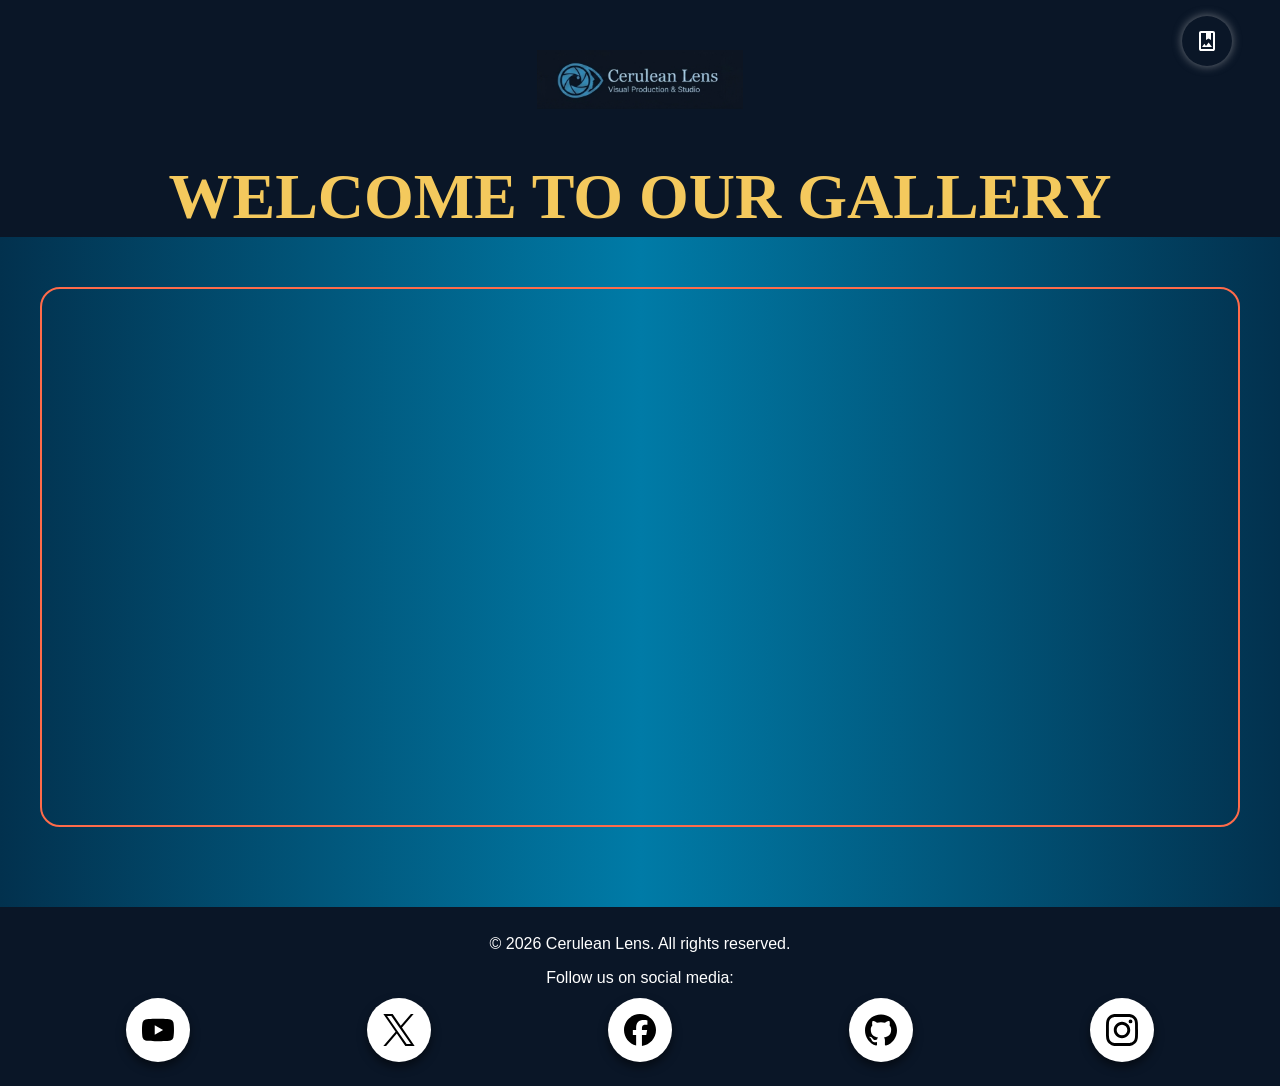
<file: Projects/WPR/WPR181-Portfolio-Project/galery.html>
<!doctype html>
<html lang="en">
  <head>
    <meta charset="UTF-8" />
    <meta name="viewport" content="width=device-width, initial-scale=1.0" />
    <title>Galery | Portfolio</title>
    <link rel="stylesheet" href="css/style.css" />
    <script src="js/main.js" defer></script>
  </head>
  <body>
    <header>
      <nav id="gallery">
        <ul class="nav-links">
          <li>
            <a data-nav="Portfolio" href="portfolio.html"
              ><svg
                xmlns="http://www.w3.org/2000/svg"
                height="24px"
                viewBox="0 -960 960 960"
                width="24px"
                fill="#e3e3e3"
              >
                <path
                  d="M240-80q-33 0-56.5-23.5T160-160v-640q0-33 23.5-56.5T240-880h480q33 0 56.5 23.5T800-800v640q0 33-23.5 56.5T720-80H240Zm0-80h480v-640h-80v280l-100-60-100 60v-280H240v640Zm40-80h400L545-420 440-280l-65-87-95 127Zm-40 80v-640 640Zm200-360 100-60 100 60-100-60-100 60Z"
                />
              </svg>
            </a>
          </li>
          </li>
        </ul>
      </nav>
      <div id="logo">
        <a href="index.html">
          <img src="assets/images/Cerulean-Lens.png" alt="Cerulean Lens Logo" />
        </a>
      </div>
      <div>
        <h1 id="gallery-heading">Welcome to our gallery</h1>
      </div>
    </header>




<main id="gallery-container" class="Container"></main>





    <footer>
      <p>&copy; 2026 Cerulean Lens. All rights reserved.</p>
      <p>Follow us on social media:</p>
      <div class="social-container">
        <a
          data-social="Youtube"
          href="https://www.youtube.com/watch?v=G4Sn91t1V4g&list=PLjOOOimqrP11G5-fkPctDoQZvFQIuhHIq"
          style="--social-color: red"
          ><svg
            role="img"
            viewBox="0 0 24 24"
            xmlns="http://www.w3.org/2000/svg"
          >
            <title>YouTube</title>
            <path
              d="M23.498 6.186a3.016 3.016 0 0 0-2.122-2.136C19.505 3.545 12 3.545 12 3.545s-7.505 0-9.377.505A3.017 3.017 0 0 0 .502 6.186C0 8.07 0 12 0 12s0 3.93.502 5.814a3.016 3.016 0 0 0 2.122 2.136c1.871.505 9.376.505 9.376.505s7.505 0 9.377-.505a3.015 3.015 0 0 0 2.122-2.136C24 15.93 24 12 24 12s0-3.93-.502-5.814zM9.545 15.568V8.432L15.818 12l-6.273 3.568z"
            />
          </svg>
        </a>
        <a
          data-social="Twitter"
          href="https://x.com/Catsillyness"
          style="--social-color: black"
          ><svg
            role="img"
            viewBox="0 0 24 24"
            xmlns="http://www.w3.org/2000/svg"
          >
            <title>X</title>
            <path
              d="M14.234 10.162 22.977 0h-2.072l-7.591 8.824L7.251 0H.258l9.168 13.343L.258 24H2.33l8.016-9.318L16.749 24h6.993zm-2.837 3.299-.929-1.329L3.076 1.56h3.182l5.965 8.532.929 1.329 7.754 11.09h-3.182z"
            />
          </svg>
        </a>
        <a
          data-social="Facebook"
          href="https://www.facebook.com/groups/33587559491/"
          style="--social-color: skyblue"
          ><svg
            role="img"
            viewBox="0 0 24 24"
            xmlns="http://www.w3.org/2000/svg"
          >
            <title>Facebook</title>
            <path
              d="M9.101 23.691v-7.98H6.627v-3.667h2.474v-1.58c0-4.085 1.848-5.978 5.858-5.978.401 0 .955.042 1.468.103a8.68 8.68 0 0 1 1.141.195v3.325a8.623 8.623 0 0 0-.653-.036 26.805 26.805 0 0 0-.733-.009c-.707 0-1.259.096-1.675.309a1.686 1.686 0 0 0-.679.622c-.258.42-.374.995-.374 1.752v1.297h3.919l-.386 2.103-.287 1.564h-3.246v8.245C19.396 23.238 24 18.179 24 12.044c0-6.627-5.373-12-12-12s-12 5.373-12 12c0 5.628 3.874 10.35 9.101 11.647Z"
            />
          </svg>
        </a>
        <a
          data-social="Github"
          href="https://github.com/Alexander-Kruger/WPR181-Portfolio-Project"
          style="--social-color: purple"
          ><svg
            role="img"
            viewBox="0 0 24 24"
            xmlns="http://www.w3.org/2000/svg"
          >
            <title>GitHub</title>
            <path
              d="M12 .297c-6.63 0-12 5.373-12 12 0 5.303 3.438 9.8 8.205 11.385.6.113.82-.258.82-.577 0-.285-.01-1.04-.015-2.04-3.338.724-4.042-1.61-4.042-1.61C4.422 18.07 3.633 17.7 3.633 17.7c-1.087-.744.084-.729.084-.729 1.205.084 1.838 1.236 1.838 1.236 1.07 1.835 2.809 1.305 3.495.998.108-.776.417-1.305.76-1.605-2.665-.3-5.466-1.332-5.466-5.93 0-1.31.465-2.38 1.235-3.22-.135-.303-.54-1.523.105-3.176 0 0 1.005-.322 3.3 1.23.96-.267 1.98-.399 3-.405 1.02.006 2.04.138 3 .405 2.28-1.552 3.285-1.23 3.285-1.23.645 1.653.24 2.873.12 3.176.765.84 1.23 1.91 1.23 3.22 0 4.61-2.805 5.625-5.475 5.92.42.36.81 1.096.81 2.22 0 1.606-.015 2.896-.015 3.286 0 .315.21.69.825.57C20.565 22.092 24 17.592 24 12.297c0-6.627-5.373-12-12-12"
            />
          </svg>
        </a>
        <a
          data-social="Instagram"
          href="https://www.instagram.com/cats_of_instagram/?hl=en"
          style="--social-color: pink"
          ><svg
            role="img"
            viewBox="0 0 24 24"
            xmlns="http://www.w3.org/2000/svg"
          >
            <title>Instagram</title>
            <path
              d="M7.0301.084c-1.2768.0602-2.1487.264-2.911.5634-.7888.3075-1.4575.72-2.1228 1.3877-.6652.6677-1.075 1.3368-1.3802 2.127-.2954.7638-.4956 1.6365-.552 2.914-.0564 1.2775-.0689 1.6882-.0626 4.947.0062 3.2586.0206 3.6671.0825 4.9473.061 1.2765.264 2.1482.5635 2.9107.308.7889.72 1.4573 1.388 2.1228.6679.6655 1.3365 1.0743 2.1285 1.38.7632.295 1.6361.4961 2.9134.552 1.2773.056 1.6884.069 4.9462.0627 3.2578-.0062 3.668-.0207 4.9478-.0814 1.28-.0607 2.147-.2652 2.9098-.5633.7889-.3086 1.4578-.72 2.1228-1.3881.665-.6682 1.0745-1.3378 1.3795-2.1284.2957-.7632.4966-1.636.552-2.9124.056-1.2809.0692-1.6898.063-4.948-.0063-3.2583-.021-3.6668-.0817-4.9465-.0607-1.2797-.264-2.1487-.5633-2.9117-.3084-.7889-.72-1.4568-1.3876-2.1228C21.2982 1.33 20.628.9208 19.8378.6165 19.074.321 18.2017.1197 16.9244.0645 15.6471.0093 15.236-.005 11.977.0014 8.718.0076 8.31.0215 7.0301.0839m.1402 21.6932c-1.17-.0509-1.8053-.2453-2.2287-.408-.5606-.216-.96-.4771-1.3819-.895-.422-.4178-.6811-.8186-.9-1.378-.1644-.4234-.3624-1.058-.4171-2.228-.0595-1.2645-.072-1.6442-.079-4.848-.007-3.2037.0053-3.583.0607-4.848.05-1.169.2456-1.805.408-2.2282.216-.5613.4762-.96.895-1.3816.4188-.4217.8184-.6814 1.3783-.9003.423-.1651 1.0575-.3614 2.227-.4171 1.2655-.06 1.6447-.072 4.848-.079 3.2033-.007 3.5835.005 4.8495.0608 1.169.0508 1.8053.2445 2.228.408.5608.216.96.4754 1.3816.895.4217.4194.6816.8176.9005 1.3787.1653.4217.3617 1.056.4169 2.2263.0602 1.2655.0739 1.645.0796 4.848.0058 3.203-.0055 3.5834-.061 4.848-.051 1.17-.245 1.8055-.408 2.2294-.216.5604-.4763.96-.8954 1.3814-.419.4215-.8181.6811-1.3783.9-.4224.1649-1.0577.3617-2.2262.4174-1.2656.0595-1.6448.072-4.8493.079-3.2045.007-3.5825-.006-4.848-.0608M16.953 5.5864A1.44 1.44 0 1 0 18.39 4.144a1.44 1.44 0 0 0-1.437 1.4424M5.8385 12.012c.0067 3.4032 2.7706 6.1557 6.173 6.1493 3.4026-.0065 6.157-2.7701 6.1506-6.1733-.0065-3.4032-2.771-6.1565-6.174-6.1498-3.403.0067-6.156 2.771-6.1496 6.1738M8 12.0077a4 4 0 1 1 4.008 3.9921A3.9996 3.9996 0 0 1 8 12.0077"
            />
          </svg>
        </a>
      </div>
    </footer>
  </body>
</html>
</file>
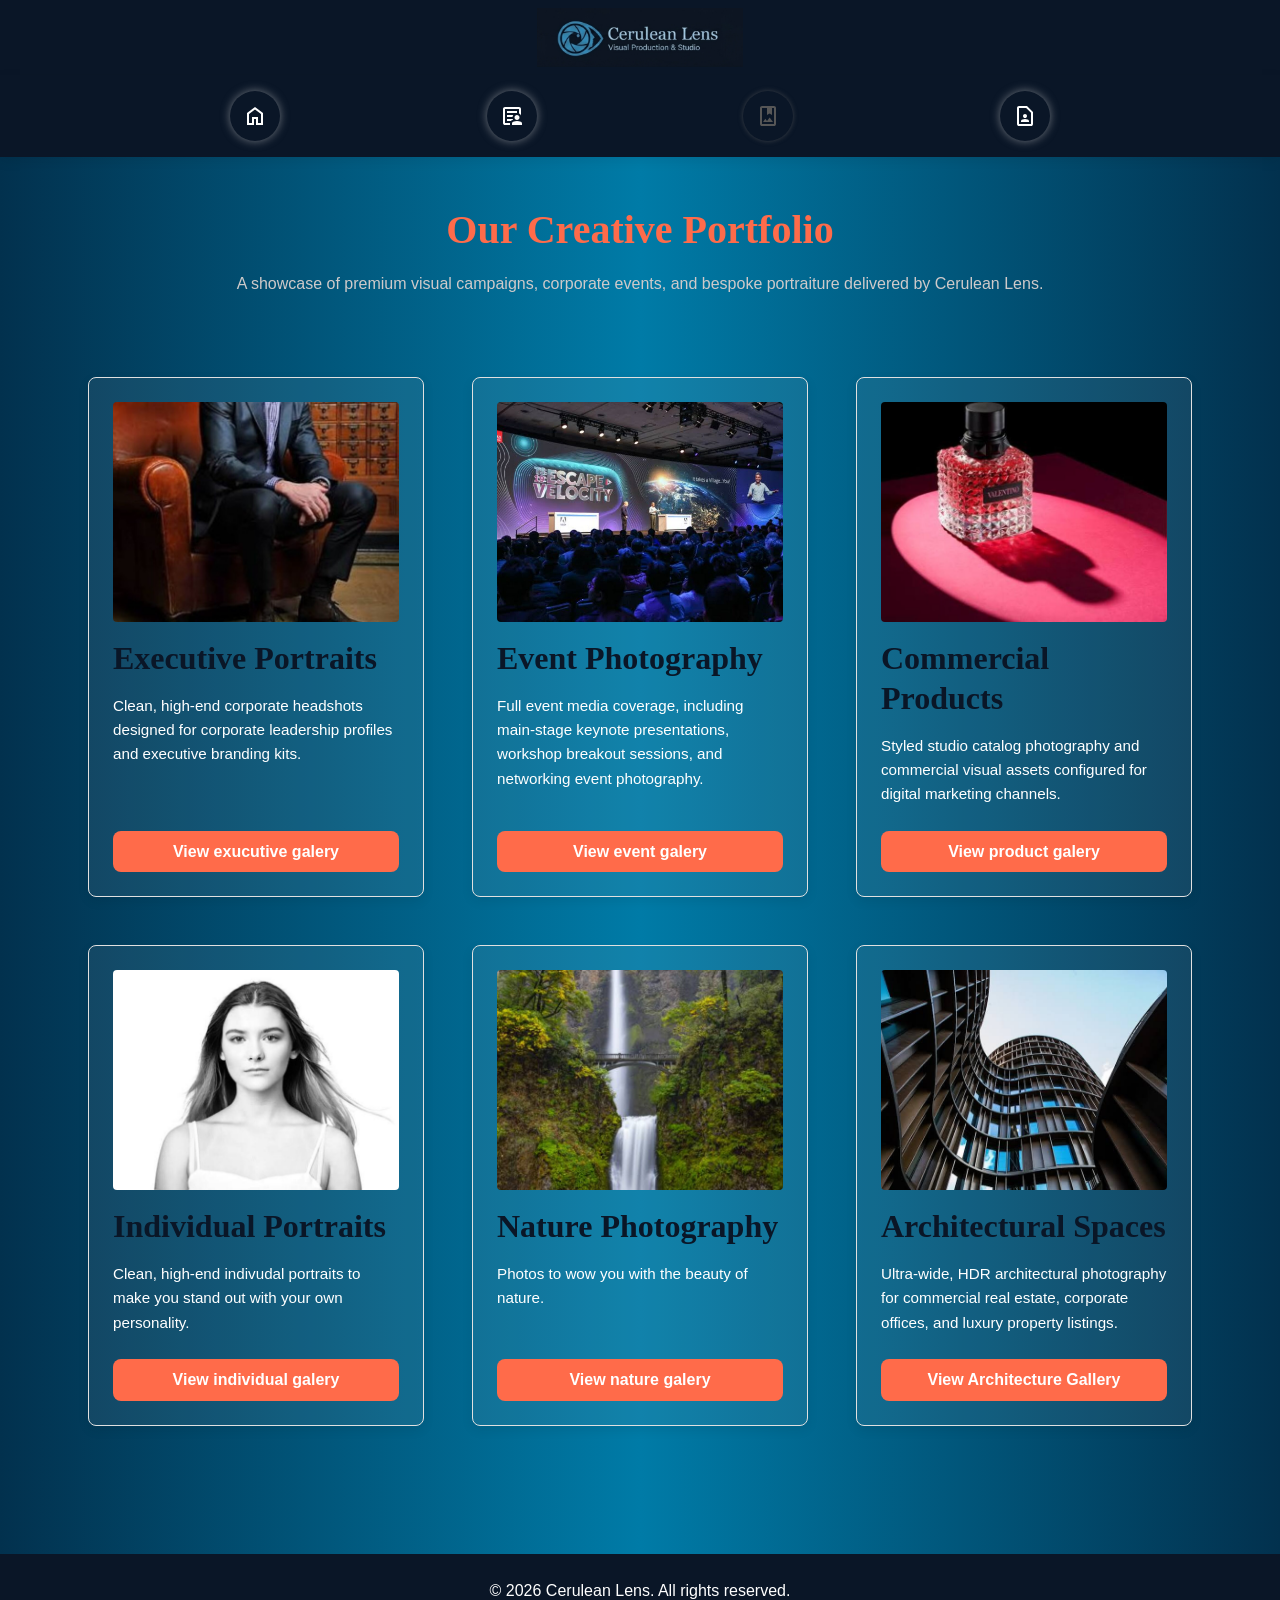
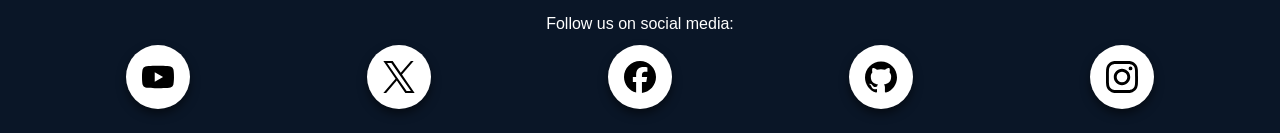
<file: Projects/WPR/WPR181-Portfolio-Project/portfolio.html>
<!doctype html>
<html lang="en">
  <head>
    <meta charset="UTF-8" />
    <meta name="viewport" content="width=device-width, initial-scale=1.0" />
    <title>Portfolio | Portfolio</title>
    <link rel="stylesheet" href="css/style.css" />
  </head>
  <body>
    <header>
      <div id="logo">
        <a href="index.html">
          <img src="assets/images/Cerulean-Lens.png" alt="Cerulean Lens Logo" />
        </a>
      </div>
      <nav>
        <ul class="nav-links">
          <li>
            <a data-nav="Home" href="index.html"
              ><svg
                xmlns="http://www.w3.org/2000/svg"
                height="24px"
                viewBox="0 -960 960 960"
                width="24px"
                fill="#e3e3e3"
              >
                <path
                  d="M240-200h120v-240h240v240h120v-360L480-740 240-560v360Zm-80 80v-480l320-240 320 240v480H520v-240h-80v240H160Zm320-350Z"
                />
              </svg>
            </a>
          </li>
          <li>
            <a data-nav="About Us" href="about.html"
              ><svg
                xmlns="http://www.w3.org/2000/svg"
                height="24px"
                viewBox="0 -960 960 960"
                width="24px"
                fill="#e3e3e3"
              >
                <path
                  d="M200-200v-560 179-19 400Zm80-240h221q2-22 10-42t20-38H280v80Zm0 160h157q17-20 39-32.5t46-20.5q-4-6-7-13t-5-14H280v80Zm0-320h400v-80H280v80Zm-80 480q-33 0-56.5-23.5T120-200v-560q0-33 23.5-56.5T200-840h560q33 0 56.5 23.5T840-760v258q-14-26-34-46t-46-33v-179H200v560h202q-1 6-1.5 12t-.5 12v56H200Zm409-229q-29-29-29-71t29-71q29-29 71-29t71 29q29 29 29 71t-29 71q-29 29-71 29t-71-29ZM480-120v-56q0-24 12.5-44.5T528-250q36-15 74.5-22.5T680-280q39 0 77.5 7.5T832-250q23 9 35.5 29.5T880-176v56H480Z"
                />
              </svg>
            </a>
          </li>
          <li>
            <a data-nav="Portfolio" href="portfolio.html"  id="active"
              ><svg
                xmlns="http://www.w3.org/2000/svg"
                height="24px"
                viewBox="0 -960 960 960"
                width="24px"
                fill="#e3e3e3"
              >
                <path
                  d="M240-80q-33 0-56.5-23.5T160-160v-640q0-33 23.5-56.5T240-880h480q33 0 56.5 23.5T800-800v640q0 33-23.5 56.5T720-80H240Zm0-80h480v-640h-80v280l-100-60-100 60v-280H240v640Zm40-80h400L545-420 440-280l-65-87-95 127Zm-40 80v-640 640Zm200-360 100-60 100 60-100-60-100 60Z"
                />
              </svg>
            </a>
          </li>
          <li>
            <a data-nav="Contact Us" href="contact.html">
              <svg
                xmlns="http://www.w3.org/2000/svg"
                height="24px"
                viewBox="0 -960 960 960"
                width="24px"
                fill="#e3e3e3"
              >
                <path
                  d="M480-400q33 0 56.5-23.5T560-480q0-33-23.5-56.5T480-560q-33 0-56.5 23.5T400-480q0 33 23.5 56.5T480-400ZM320-240h320v-23q0-24-13-44t-36-30q-26-11-53.5-17t-57.5-6q-30 0-57.5 6T369-337q-23 10-36 30t-13 44v23ZM720-80H240q-33 0-56.5-23.5T160-160v-640q0-33 23.5-56.5T240-880h320l240 240v480q0 33-23.5 56.5T720-80Zm0-80v-446L526-800H240v640h480Zm-480 0v-640 640Z"
                />
              </svg>
            </a>
          </li>
        </ul>
      </nav>
    </header>

    <main>
      <section class="portfolio-header">
        <h1>Our Creative Portfolio</h1>
        <p class="section-subtitle">
          A showcase of premium visual campaigns, corporate events, and bespoke
          portraiture delivered by Cerulean Lens.
        </p>
      </section>

      <div id="portfolio-gallery">
        <div class="grid-container">
          <article class="grid-item">
            <img
              src="assets/images/Leadership.jpg"
              alt="Corporate headshots in a studio environment"
            />
            <h2>Executive Portraits</h2>
            <p>
              Clean, high-end corporate headshots designed for corporate
              leadership profiles and executive branding kits.
            </p>
           <a href="galery.html?genre=executive" class="btn btn-secondary">View exucutive galery</a>
          </article>

          <article class="grid-item">
            <img
              src="assets/images/Tech-Summit.jpg"
              alt="Wide shot of a corporate summit event stage"
            />
            <h2>Event Photography</h2>
            <p>
              Full event media coverage, including main-stage keynote
              presentations, workshop breakout sessions, and networking event
              photography.
            </p>
             <a href="galery.html?genre=event" class="btn btn-secondary">View event galery</a>
          </article>

          <article class="grid-item">
            <img
              src="assets/images/Commercial-Product.jpg"
              alt="Bespoke product photography setup with minimal shadows"
            />
            <h2>Commercial Products</h2>
            <p>
              Styled studio catalog photography and commercial visual assets
              configured for digital marketing channels.
            </p>
            <a href="galery.html?genre=product" class="btn btn-secondary">View product galery</a>
          </article>

          <article class="grid-item">
            <img
              src="assets/images/IndivudalMain.jpeg"
              alt="Corporate headshots in a studio environment"
            />
            <h2>Individual Portraits</h2>
            <p>
              Clean, high-end indivudal portraits to make you stand out with your own personality.
            </p>
           <a href="galery.html?genre=individual" class="btn btn-secondary">View individual galery</a>
          </article>

          <article class="grid-item">
            <img
              src="assets/images/NatureMain.jpeg"
              alt="Beautiful waterfall on green mountain"
            />
            <h2>Nature Photography</h2>
            <p>
              Photos to wow you with the beauty of nature. 
            </p>
           <a href="galery.html?genre=nature" class="btn btn-secondary">View nature galery</a>
          </article>

          <article class="grid-item">
          <img src="assets/images/arc_main.jpeg" alt="Modern corporate architecture interior" />
           <h2>Architectural Spaces</h2>
           <p>
             Ultra-wide, HDR architectural photography for commercial real estate, corporate offices, and luxury property listings.
           </p>
            <a href="galery.html?genre=architecture" class="btn btn-secondary">View Architecture Gallery</a>
          </article>
        </div>
      </div>
    </main>

    <footer>
      <p>&copy; 2026 Cerulean Lens. All rights reserved.</p>
      <p>Follow us on social media:</p>
      <div class="social-container">
        <a
          data-social="Youtube"
          href="https://www.youtube.com/watch?v=G4Sn91t1V4g&list=PLjOOOimqrP11G5-fkPctDoQZvFQIuhHIq"
          style="--social-color: red"
          ><svg
            role="img"
            viewBox="0 0 24 24"
            xmlns="http://www.w3.org/2000/svg"
          >
            <title>YouTube</title>
            <path
              d="M23.498 6.186a3.016 3.016 0 0 0-2.122-2.136C19.505 3.545 12 3.545 12 3.545s-7.505 0-9.377.505A3.017 3.017 0 0 0 .502 6.186C0 8.07 0 12 0 12s0 3.93.502 5.814a3.016 3.016 0 0 0 2.122 2.136c1.871.505 9.376.505 9.376.505s7.505 0 9.377-.505a3.015 3.015 0 0 0 2.122-2.136C24 15.93 24 12 24 12s0-3.93-.502-5.814zM9.545 15.568V8.432L15.818 12l-6.273 3.568z"
            />
          </svg>
        </a>
        <a
          data-social="Twitter"
          href="https://x.com/Catsillyness"
          style="--social-color: black"
          ><svg
            role="img"
            viewBox="0 0 24 24"
            xmlns="http://www.w3.org/2000/svg"
          >
            <title>X</title>
            <path
              d="M14.234 10.162 22.977 0h-2.072l-7.591 8.824L7.251 0H.258l9.168 13.343L.258 24H2.33l8.016-9.318L16.749 24h6.993zm-2.837 3.299-.929-1.329L3.076 1.56h3.182l5.965 8.532.929 1.329 7.754 11.09h-3.182z"
            />
          </svg>
        </a>
        <a
          data-social="Facebook"
          href="https://www.facebook.com/groups/33587559491/"
          style="--social-color: skyblue"
          ><svg
            role="img"
            viewBox="0 0 24 24"
            xmlns="http://www.w3.org/2000/svg"
          >
            <title>Facebook</title>
            <path
              d="M9.101 23.691v-7.98H6.627v-3.667h2.474v-1.58c0-4.085 1.848-5.978 5.858-5.978.401 0 .955.042 1.468.103a8.68 8.68 0 0 1 1.141.195v3.325a8.623 8.623 0 0 0-.653-.036 26.805 26.805 0 0 0-.733-.009c-.707 0-1.259.096-1.675.309a1.686 1.686 0 0 0-.679.622c-.258.42-.374.995-.374 1.752v1.297h3.919l-.386 2.103-.287 1.564h-3.246v8.245C19.396 23.238 24 18.179 24 12.044c0-6.627-5.373-12-12-12s-12 5.373-12 12c0 5.628 3.874 10.35 9.101 11.647Z"
            />
          </svg>
        </a>
        <a
          data-social="Github"
          href="https://github.com/Alexander-Kruger/WPR181-Portfolio-Project"
          style="--social-color: purple"
          ><svg
            role="img"
            viewBox="0 0 24 24"
            xmlns="http://www.w3.org/2000/svg"
          >
            <title>GitHub</title>
            <path
              d="M12 .297c-6.63 0-12 5.373-12 12 0 5.303 3.438 9.8 8.205 11.385.6.113.82-.258.82-.577 0-.285-.01-1.04-.015-2.04-3.338.724-4.042-1.61-4.042-1.61C4.422 18.07 3.633 17.7 3.633 17.7c-1.087-.744.084-.729.084-.729 1.205.084 1.838 1.236 1.838 1.236 1.07 1.835 2.809 1.305 3.495.998.108-.776.417-1.305.76-1.605-2.665-.3-5.466-1.332-5.466-5.93 0-1.31.465-2.38 1.235-3.22-.135-.303-.54-1.523.105-3.176 0 0 1.005-.322 3.3 1.23.96-.267 1.98-.399 3-.405 1.02.006 2.04.138 3 .405 2.28-1.552 3.285-1.23 3.285-1.23.645 1.653.24 2.873.12 3.176.765.84 1.23 1.91 1.23 3.22 0 4.61-2.805 5.625-5.475 5.92.42.36.81 1.096.81 2.22 0 1.606-.015 2.896-.015 3.286 0 .315.21.69.825.57C20.565 22.092 24 17.592 24 12.297c0-6.627-5.373-12-12-12"
            />
          </svg>
        </a>
        <a
          data-social="Instagram"
          href="https://www.instagram.com/cats_of_instagram/?hl=en"
          style="--social-color: pink"
          ><svg
            role="img"
            viewBox="0 0 24 24"
            xmlns="http://www.w3.org/2000/svg"
          >
            <title>Instagram</title>
            <path
              d="M7.0301.084c-1.2768.0602-2.1487.264-2.911.5634-.7888.3075-1.4575.72-2.1228 1.3877-.6652.6677-1.075 1.3368-1.3802 2.127-.2954.7638-.4956 1.6365-.552 2.914-.0564 1.2775-.0689 1.6882-.0626 4.947.0062 3.2586.0206 3.6671.0825 4.9473.061 1.2765.264 2.1482.5635 2.9107.308.7889.72 1.4573 1.388 2.1228.6679.6655 1.3365 1.0743 2.1285 1.38.7632.295 1.6361.4961 2.9134.552 1.2773.056 1.6884.069 4.9462.0627 3.2578-.0062 3.668-.0207 4.9478-.0814 1.28-.0607 2.147-.2652 2.9098-.5633.7889-.3086 1.4578-.72 2.1228-1.3881.665-.6682 1.0745-1.3378 1.3795-2.1284.2957-.7632.4966-1.636.552-2.9124.056-1.2809.0692-1.6898.063-4.948-.0063-3.2583-.021-3.6668-.0817-4.9465-.0607-1.2797-.264-2.1487-.5633-2.9117-.3084-.7889-.72-1.4568-1.3876-2.1228C21.2982 1.33 20.628.9208 19.8378.6165 19.074.321 18.2017.1197 16.9244.0645 15.6471.0093 15.236-.005 11.977.0014 8.718.0076 8.31.0215 7.0301.0839m.1402 21.6932c-1.17-.0509-1.8053-.2453-2.2287-.408-.5606-.216-.96-.4771-1.3819-.895-.422-.4178-.6811-.8186-.9-1.378-.1644-.4234-.3624-1.058-.4171-2.228-.0595-1.2645-.072-1.6442-.079-4.848-.007-3.2037.0053-3.583.0607-4.848.05-1.169.2456-1.805.408-2.2282.216-.5613.4762-.96.895-1.3816.4188-.4217.8184-.6814 1.3783-.9003.423-.1651 1.0575-.3614 2.227-.4171 1.2655-.06 1.6447-.072 4.848-.079 3.2033-.007 3.5835.005 4.8495.0608 1.169.0508 1.8053.2445 2.228.408.5608.216.96.4754 1.3816.895.4217.4194.6816.8176.9005 1.3787.1653.4217.3617 1.056.4169 2.2263.0602 1.2655.0739 1.645.0796 4.848.0058 3.203-.0055 3.5834-.061 4.848-.051 1.17-.245 1.8055-.408 2.2294-.216.5604-.4763.96-.8954 1.3814-.419.4215-.8181.6811-1.3783.9-.4224.1649-1.0577.3617-2.2262.4174-1.2656.0595-1.6448.072-4.8493.079-3.2045.007-3.5825-.006-4.848-.0608M16.953 5.5864A1.44 1.44 0 1 0 18.39 4.144a1.44 1.44 0 0 0-1.437 1.4424M5.8385 12.012c.0067 3.4032 2.7706 6.1557 6.173 6.1493 3.4026-.0065 6.157-2.7701 6.1506-6.1733-.0065-3.4032-2.771-6.1565-6.174-6.1498-3.403.0067-6.156 2.771-6.1496 6.1738M8 12.0077a4 4 0 1 1 4.008 3.9921A3.9996 3.9996 0 0 1 8 12.0077"
            />
          </svg>
        </a>
      </div>
    </footer>
  </body>
</html>
</file>
<file: Projects/WPR/WPR181-Portfolio-Project/css/style.css>
/* Universal Box-Model Reset */
*,
*::before,
*::after {
  box-sizing: border-box;
  margin: 0;
  padding: 0;
}

/* Custom Properties (Design Tokens) */
:root {
  color-scheme: dark;

  /* Color Palette */
  color-scheme: dark;
  --color-primary: #0a1627;
  --color-primary-lighter: #10243f;
  --color-secondary: #ff6b4a;
  --color-accent: #f4c95d;

  --color-bg: #ffffff;
  --color-bg-cerulean: #007ba7;
  --color-bg-dark: #02314e;
  --color-bg-alt: #d1d1d114;

  --color-text: #cfcaca;
  --color-text-muted: #6b6b6b;
  --color-text-light: #ffffff;

  --color-border: #e0e0e0;

  /* Semi-transparent Overlay Values */
  --color-overlay: rgba(0, 0, 0, 0.7);
  --color-overlay-hover: rgba(0, 0, 0, 0.827);

  /* Fonts */
  --font-heading: "Georgia", serif;
  --font-body: "Verdana", sans-serif;

  /* Spacing */
  --space-xs: 0.5rem;
  --space-sm: 1rem;
  --space-md: 1.5rem;
  --space-lg: 3rem;
  --space-xl: 5rem;

  /* Border radius and shadow */
  --radius: 8px;
  --shadow: 0 4px 12px rgba(0, 0, 0, 0.08);

  /* Repeating Component Shadows */
  --shadow-button: 0 5px 10px rgba(0, 0, 0, 0.5);
  --shadow-tooltip: 0 5px 10px rgba(0, 0, 0, 0.05);
  --shadow-nav-btn: 0 0px 10px rgba(212, 212, 212, 0.5);

  /* Transition Configurations */
  --transition-tooltip: 200ms ease;
  --transition-smooth: 0.2s ease-in-out;
}

/* Baseline Typography & Globals */

html,
body {
  max-width: 100%;
  overflow-x: hidden;
}

html {
  scroll-behavior: smooth;
  background-image: linear-gradient(
    to right,
    var(--color-bg-dark),
    var(--color-bg-cerulean),
    var(--color-bg-dark)
  );
  background-color: var(--color-primary);
}

body {
  font-family: var(--font-body);
  font-size: 16px;
  line-height: 1.6;
  color: var(--color-text);
  -webkit-font-smoothing: antialiased;
  -moz-osx-font-smoothing: grayscale;
  min-width: 320px;
}

h1,
h2,
h3,
h4,
h5,
h6 {
  font-family: var(--font-heading);
  color: var(--color-primary);
  line-height: 1.25;
  font-weight: 600;
  margin-bottom: var(--space-sm);
}

h1 {
  font-size: 2.5rem;
}
h2 {
  font-size: 2rem;
}
h3 {
  font-size: 1.5rem;
}

p {
  margin-bottom: var(--space-sm);
  color: var(--color-text);
}

a {
  color: var(--color-secondary);
  text-decoration: none;
  transition: color var(--transition-smooth);
}

a:hover,
a:focus {
  color: var(--color-accent);
}

ul,
ol {
  list-style: none;
}

img {
  max-width: 100%;
  display: block;
}

button,
input,
textarea {
  font-family: inherit;
  font-size: inherit;
}

main {
  padding: var(--space-lg) var(--space-lg);
  max-width: 1200px;
  margin: 0 auto;
  min-height: 60vh;
}

/* ==========================================
   Header & Logo Section 
   ========================================== */
header {
  position: sticky;
  top: 0;
  z-index: 1000;
  background-color: var(--color-primary);
  border-radius: 0px;
}

header #gallery-heading {
  text-transform: uppercase;
  font-weight: bold;
  font-size: 4rem;
  color: var(--color-accent);
  text-align: center;
}

#logo {
  display: flex;
  height: 75px;
  justify-content: center;
  align-items: center;
  width: 100%;
  padding: var(--space-sm) 0;
  background-color: var(--color-primary);
}

nav#gallery + #logo {
  transform: translateY(-40px);
}

#logo img {
  height: 60px;
  max-height: 80px;
  width: auto;
  display: block;
  object-fit: contain;
  z-index: 0;
}

/* Navigation Bar */
nav {
  display: flex;
  align-items: center;
  justify-content: space-between;
  padding: var(--space-sm) var(--space-lg);
  background-color: var(--color-primary);
  box-shadow: var(--shadow);
}

nav ul {
  display: flex;
  width: 100%;
  align-items: center;
  justify-content: space-evenly;
  gap: var(--space-md);
  list-style: none;
  margin: 0;
  padding: 0;
  z-index: 10;
}

nav#gallery ul {
  display: flex;
  justify-content: flex-end;
}

nav a {
  position: relative;
  background-color: var(--color-primary);
  border-radius: 50%;
  width: 50px;
  height: 50px;
  box-sizing: border-box;
  display: flex;
  justify-content: center;
  align-items: center;
  box-shadow: var(--shadow-nav-btn);
}

nav a svg {
  height: 32px;
  fill: var(--color-text-light);
}

nav a::before {
  content: attr(data-nav);
  position: absolute;
  background-color: var(--color-primary);
  color: var(--color-secondary);
  text-decoration: none;
  padding: 0.5em 1em;
  border-radius: 100px;
  box-shadow: var(--shadow-tooltip);
  transform: translateY(30px) rotate(-25deg);
  opacity: 0;
  transition: var(--transition-tooltip);
  pointer-events: none;
  white-space: nowrap;
}

nav a::after {
  content: "";
  position: absolute;
  height: 0;
  width: 0;
  border-left: 8px solid transparent;
  border-right: 8px solid transparent;
  border-top: 10px solid var(--color-primary);
  transform: translateY(-10px) translateX(15px) rotate(25deg);
  opacity: 0;
  transition: var(--transition-tooltip);
  pointer-events: none;
}

nav a:hover {
  box-shadow: 0 0px 30px var(--color-secondary);
}

nav a:hover svg {
  fill: var(--color-secondary);
}

nav a:hover::before {
  transform: translateY(54px) rotate(0);
  opacity: 1;
}

nav a:hover::after {
  transform: translateY(28px) translateX(0px) rotate(0);
  opacity: 1;
}

#active svg {
  fill: rgb(86, 86, 86);
}

#active {
  box-shadow: 0 0px 5px rgba(96, 95, 95, 0.563);
}

#active:hover::after {
  opacity: 0;
}

#active:hover::before {
  opacity: 0;
}

/* Footer Configuration */
footer {
  background-color: var(--color-primary);
  color: var(--color-text-light);
  text-align: center;
  padding: var(--space-md) var(--space-lg);
  margin-top: var(--space-xl);
}

footer p {
  color: var(--color-text-light);
  margin-bottom: var(--space-xs);
}

.social-container {
  gap: 20px;
  margin: auto;
  display: grid;
  grid-template-columns: repeat(5, 1fr);
  align-items: center;
  justify-items: center;
}

.social-container a {
  position: relative;
  background-color: white;
  padding: 1em;
  border-radius: 50%;
  height: 64px;
  width: 64px;
  box-sizing: border-box;
  box-shadow: var(--shadow-button);
}

.social-container a svg {
  height: 32px;
  fill: black;
}

.social-container a::before {
  content: attr(data-social);
  position: absolute;
  background-color: var(--social-color);
  color: white;
  text-decoration: none;
  padding: 0.5em 1em;
  border-radius: 100px;
  box-shadow: var(--shadow-tooltip);
  transform: translateY(-30px) rotate(25deg);
  opacity: 0;
  transition: var(--transition-tooltip);
  white-space: nowrap;
  pointer-events: none;
}

.social-container a:hover {
  background-color: var(--social-color);
}

.social-container a:hover svg {
  fill: white;
}

.social-container a::after {
  content: "";
  position: absolute;
  height: 0;
  width: 0;
  border-left: 8px solid transparent;
  border-right: 8px solid transparent;
  border-top: 10px solid var(--social-color);
  transform: translateY(-10px) translateX(-10px) rotate(25deg);
  opacity: 0;
  transition: var(--transition-tooltip);
  pointer-events: none;
}

.social-container a:hover::before {
  transform: translateY(-64px) translateX(-25px) rotate(0);
  opacity: 1;
}

.social-container a:hover::after {
  transform: translateY(-24px) translateX(-23px) rotate(0);
  opacity: 1;
}

/* ==========================================
   Home Page Layouts 
   ========================================== */
section.hero {
  margin: 10px;
}

div.hero-inner {
  display: flex;
  flex-direction: column;
  gap: var(--space-md);
  justify-content: center;
  align-items: center;
  padding: var(--space-xl) var(--space-md);
  border-radius: 40px;
  background-image: url(../assets/images/Hero.png);
  background-repeat: no-repeat;
  background-size: cover;
  background-position: center center;
  font-family: "Franklin Gothic Medium", "Arial Narrow", Arial, sans-serif;
  transition:
    border-color var(--transition-smooth),
    box-shadow var(--transition-smooth);
  border: 1px dashed transparent;
  z-index: 1;
}

div.hero-inner h1,
div.hero-inner p {
  text-align: center;
}

div.hero-inner h1 {
  background-color: var(--color-primary-lighter);
  padding: 5px;
  margin: 10px;
  border-radius: 40px;
  display: flex;
  justify-content: center;
  align-items: center;
}

div.hero-inner h1 span {
  text-transform: uppercase;
  font-weight: bold;
  font-size: 0.9rem;
  color: var(--color-accent);
}

div.hero-inner p {
  color: aliceblue;
  background-color: var(--color-text-muted);
}

div.hero-inner:hover {
  border-color: salmon;
  box-shadow: 0 0px 30px rgba(151, 35, 35, 1);
}

.services-showcase {
  margin-top: 30px;
  text-align: center;
}

.services-showcase h2 {
  color: var(--color-secondary);
}

.services-grid {
  display: flex;
  gap: var(--space-lg);
  justify-content: center;
  flex-wrap: wrap;
  margin-top: var(--space-md);
}

.service-card {
  flex: 1;
  max-width: 500px;
  background-color: var(--color-bg-cerulean);
  border: 1px solid var(--color-accent);
  border-radius: var(--radius);
  padding: var(--space-md);
  box-shadow: 0 0 15px black;
  text-align: center;
  transition: transform var(--transition-smooth);
}

.service-card:hover {
  transform: translateY(-4px);
}

.testimonials {
  margin: var(--space-xl) 0;
  text-align: center;
}

.testimonials h2 {
  color: var(--color-secondary);
}

.testimonials-wrapper {
  max-width: 800px;
  margin: var(--space-md) auto 0;
  background-color: var(--color-bg-cerulean);
  padding: var(--space-md) var(--space-lg);
  border-left: 5px solid var(--color-secondary);
  border-radius: var(--radius);
  text-align: left;
}

.testimonials blockquote p {
  font-style: italic;
  font-size: 1.1rem;
  color: var(--color-text);
  margin-bottom: var(--space-xs);
}

.testimonials blockquote cite {
  font-weight: bold;
  font-size: 0.95rem;
  color: var(--color-primary);
}

.promo-banner {
  background-color: var(--color-primary-lighter);
  border-top: 1px solid var(--color-border);
  border-bottom: 1px solid var(--color-border);
  padding: var(--space-lg) var(--space-lg);
  margin: var(--space-xl) 0 0 0;
  display: flex;
  flex-direction: column;
  align-items: center;
  text-align: center;
  gap: var(--space-md);
}

.promo-content h2 {
  margin-bottom: var(--space-xs);
  color: var(--color-text);
}

/* ==========================================
   Gallery Section Layout 
   ========================================== */
   
.Container {
  display: flex;
  justify-content: center;
  align-items: center;
  flex-wrap: wrap;
  margin: 50px auto;
  width: min(1200px, 95%);
  height: auto;
  border: 2px solid var(--color-secondary);
  border-radius: 20px;
  gap: 0.5em;
  flex-grow: 1;
}

.Container > article {
  position: relative;
  background-color: var(--color-bg-cerulean); /* Consolidated Hex */
  padding: 0.25em 0.5em;
  border-radius: 5px;
  border: 2px solid rgb(5, 68, 84);
  overflow: hidden;
  width: 300px;
  height: 300px;
  box-shadow: 0 0px 8px var(--color-overlay-hover);
  transition: 400ms ease;
}

.Container > article img {
  width: 100%;
  height: 100%;
  object-fit: cover;
  border-radius: 10px;
  display: block;
}

.Container > article div.overlay {
  position: absolute;
  top: 0;
  left: 0;
  width: 100%;
  height: 100%;
  background-color: var(--color-overlay);
  color: white;
  padding: 1.5em;
  box-sizing: border-box;
  text-align: center;
  display: flex;
  justify-content: center;
  align-items: center;
  flex-direction: column;
  opacity: 0;
  transition: 400ms ease;
}

.Container > article div.overlay > * {
  color: lightblue;
  display: block;
  flex: 1;
}

.Container > article:hover {
  box-shadow: 0 0px 16px var(--color-overlay-hover);
}

.Container > article:hover div.overlay {
  opacity: 1;
}

/* ==========================================
   About Page Layout & Tables 
   ========================================== */
.about-profile {
  margin-bottom: var(--space-xl);
}

.about-profile h1  {
  margin-bottom: var(--space-sm);
  color: var(--color-secondary);
  text-align: center;
}
.about-profile p {
  text-align: center;
}

.about-profile .lead {
  font-size: 1.15rem;
  color: var(--color-text);
  font-weight: 500;
  margin-bottom: var(--space-md);
}

figure {
  margin: var(--space-md) 0;
  background-color: var(--color-bg-alt);
  border: 1px solid var(--color-border);
  border-radius: var(--radius);
  padding: var(--space-sm);
  box-shadow: var(--shadow);
}

figure img {
  border-radius: calc(var(--radius) - 4px);
  width: 100%;
}

figcaption {
  font-size: 0.85rem;
  color: var(--color-text-light);
  text-align: center;
  margin-top: var(--space-xs);
  font-style: italic;
}

.pricing-matrix {
  margin-top: var(--space-lg);
}

.pricing-matrix h2{color: var(--color-secondary);
  text-align: center;
}
.pricing-matrix p{
  text-align: center;
}


.table-responsive {
  width: 100%;
  overflow-x: auto;
  -webkit-overflow-scrolling: touch;
  margin-top: var(--space-md);
  border-radius: var(--radius);
  box-shadow: var(--shadow);
}

.pricing-matrix table {
  width: 100%;
  border-collapse: collapse;
  margin-top: var(--space-md);
  background-color: var(--color-bg);
  color: var(--color-primary);
  min-width: 550px;
}

.pricing-matrix caption {
  font-family: var(--font-heading);
  font-weight: bold;
  font-size: 1.2rem;
  text-align: left;
  margin-bottom: var(--space-sm);
  color: var(--color-text-light);
}

.pricing-matrix th {
  background-color: var(--color-primary);
  color: var(--color-text-light);
  padding: var(--space-sm);
  text-align: left;
  border-bottom: 2px solid var(--color-secondary);
}

.pricing-matrix td {
  padding: var(--space-sm);
  border-bottom: 1px solid var(--color-border);
  color: var(--color-primary);
  vertical-align: top;
}

.pricing-matrix tbody tr:hover {
  background-color: #f0f4f8;
}

/* ==========================================
   Contact Page Form & Controls 
   ========================================== */
.contact-container {
  max-width: 800px;
  margin: 0 auto;
}

.form-header {
  margin-bottom: var(--space-md);
}

.form-header h1{
  color:var(--color-secondary);
  text-align: center;
}

.booking-form {
  width: 100%;
}

.booking-form fieldset {
  position: relative;
  margin-top: 35px;
  border: 1px solid var(--color-border);
  border-radius: var(--radius);
  padding: var(--space-md);
  background-color: var(--color-bg);
}

.booking-form legend {
  position: absolute;
  top: -38px;
  left: 0;
  font-family: var(--font-heading);
  font-weight: bold;
  font-size: 1.2rem;
  color: white;
  padding: 0;
}

.form-group {
  margin-bottom: var(--space-md);
}

.form-group label {
  display: block;
  margin-bottom: var(--space-xs);
  color: var(--color-primary);
  font-weight: bold;
}

.form-group input,
.form-group select,
.form-group textarea {
  width: 100%;
  padding: 12px;
  border: 1px solid var(--color-border);
  border-radius: var(--radius);
  background-color: var(--color-bg);
  color: var(--color-primary);
  font-family: inherit;
  font-size: 1rem;
}

.form-group textarea {
  resize: vertical;
}

.booking-form .btn-primary {
  background-color: var(--color-primary);
  color: var(--color-text-light);
  border: none;
  border-radius: var(--radius);
  padding: 12px 24px;
  cursor: pointer;
  font-weight: bold;
}

.booking-form .btn-primary:hover {
  background-color: var(--color-secondary);
}

/* ==========================================
   Portfolio Grid Showcase Layout 
   ========================================== */
.portfolio-header {
  text-align: center;
  margin-bottom: var(--space-xl);
}

.portfolio-header h1{color: var(--color-secondary)}

.grid-container {
  display: grid;
  grid-template-columns: repeat(auto-fit, minmax(300px, 1fr));
  gap: var(--space-lg);
  margin-top: var(--space-md);
}

.grid-item {
  background-color: var(--color-bg-alt);
  border: 1px solid var(--color-border);
  border-radius: var(--radius);
  padding: var(--space-md);
  box-shadow: var(--shadow);
  text-align: left;
  transition:
    transform var(--transition-smooth),
    box-shadow var(--transition-smooth);
  display: flex;
  flex-direction: column;
}

.grid-item img {
  width: 100%;
  height: 220px; 
  object-fit: cover; 
  border-radius: calc(var(--radius) - 4px);
  margin-bottom: var(--space-sm);
}

.grid-item p {
  font-size: 0.95rem;
  color: var(--color-text-light);
  margin-bottom: var(--space-md);
  flex-grow: 1;
}

.grid-item:hover {
  transform: scale(1.05);
  box-shadow: 0 8px 24px rgba(0, 0, 0, 0.12);
}

.grid-item .btn {
  margin-top: auto; 
  width: 100%;      
  text-align: center;
}

/* ==========================================
   Transitions 
   ========================================== */
@view-transition {
  navigation: auto;
}

::view-transition-group(*),
::view-transition-old(*),
::view-transition-new(*) {
  animation-duration: 0.5s !important;
}

@media (prefers-reduced-motion: reduce) {
  ::view-transition-group(*) {
    animation: none !important;
  }
}

/* Buttons */
.btn {
  display: inline-block;
  padding: var(--space-xs) var(--space-md);
  border: none;
  border-radius: var(--radius);
  background-color: var(--color-secondary);
  color: var(--color-text-light);
  font-weight: bold;
  cursor: pointer;
  transition: 0.3s ease;
}
btn a {
  transition: 0.3s ease;
}

.btn:hover,
.btn:focus {
  background-color: var(--color-accent);
  color: black;
  transform: translateY(-2px);
}
btn:hover a {
  color: black;
}

/* ==========================================
   Responsive Adaptations for Mobile Viewports
   ========================================== */

@media (max-width: 768px) {
  nav {
    padding: var(--space-sm) var(--space-sm);
  }
  main {
    padding: var(--space-md) var(--space-sm);
  }
  footer {
    padding: var(--space-md) var(--space-sm);
  }
  .social-container {
    grid-template-columns: repeat(auto-fit, minmax(64px, 1fr));
    gap: 10px;
    max-width: 100%;
  }

  div.hero-inner {
    padding: var(--space-lg) var(--space-sm);
  }
  div.hero-inner h1 {
    font-size: 1.8rem;
  }
  div.hero-inner p {
    font-size: 0.95rem;
  }

  .hero-actions {
    display: flex;
    flex-direction: column;
    width: 100%;
    gap: var(--space-sm);
  }
  .hero-actions .btn {
    width: 100%;
    text-align: center;
  }

  .services-grid {
    flex-direction: column;
    align-items: center;
  }
  .service-card {
    width: 100%;
    max-width: 400px;
  }
  h1 {
    font-size: 2rem;
  }
  h2 {
    font-size: 1.6rem;
  }
}

@media (min-width: 768px) {
  #logo img {
    height: 360;
  }
}
</file>
